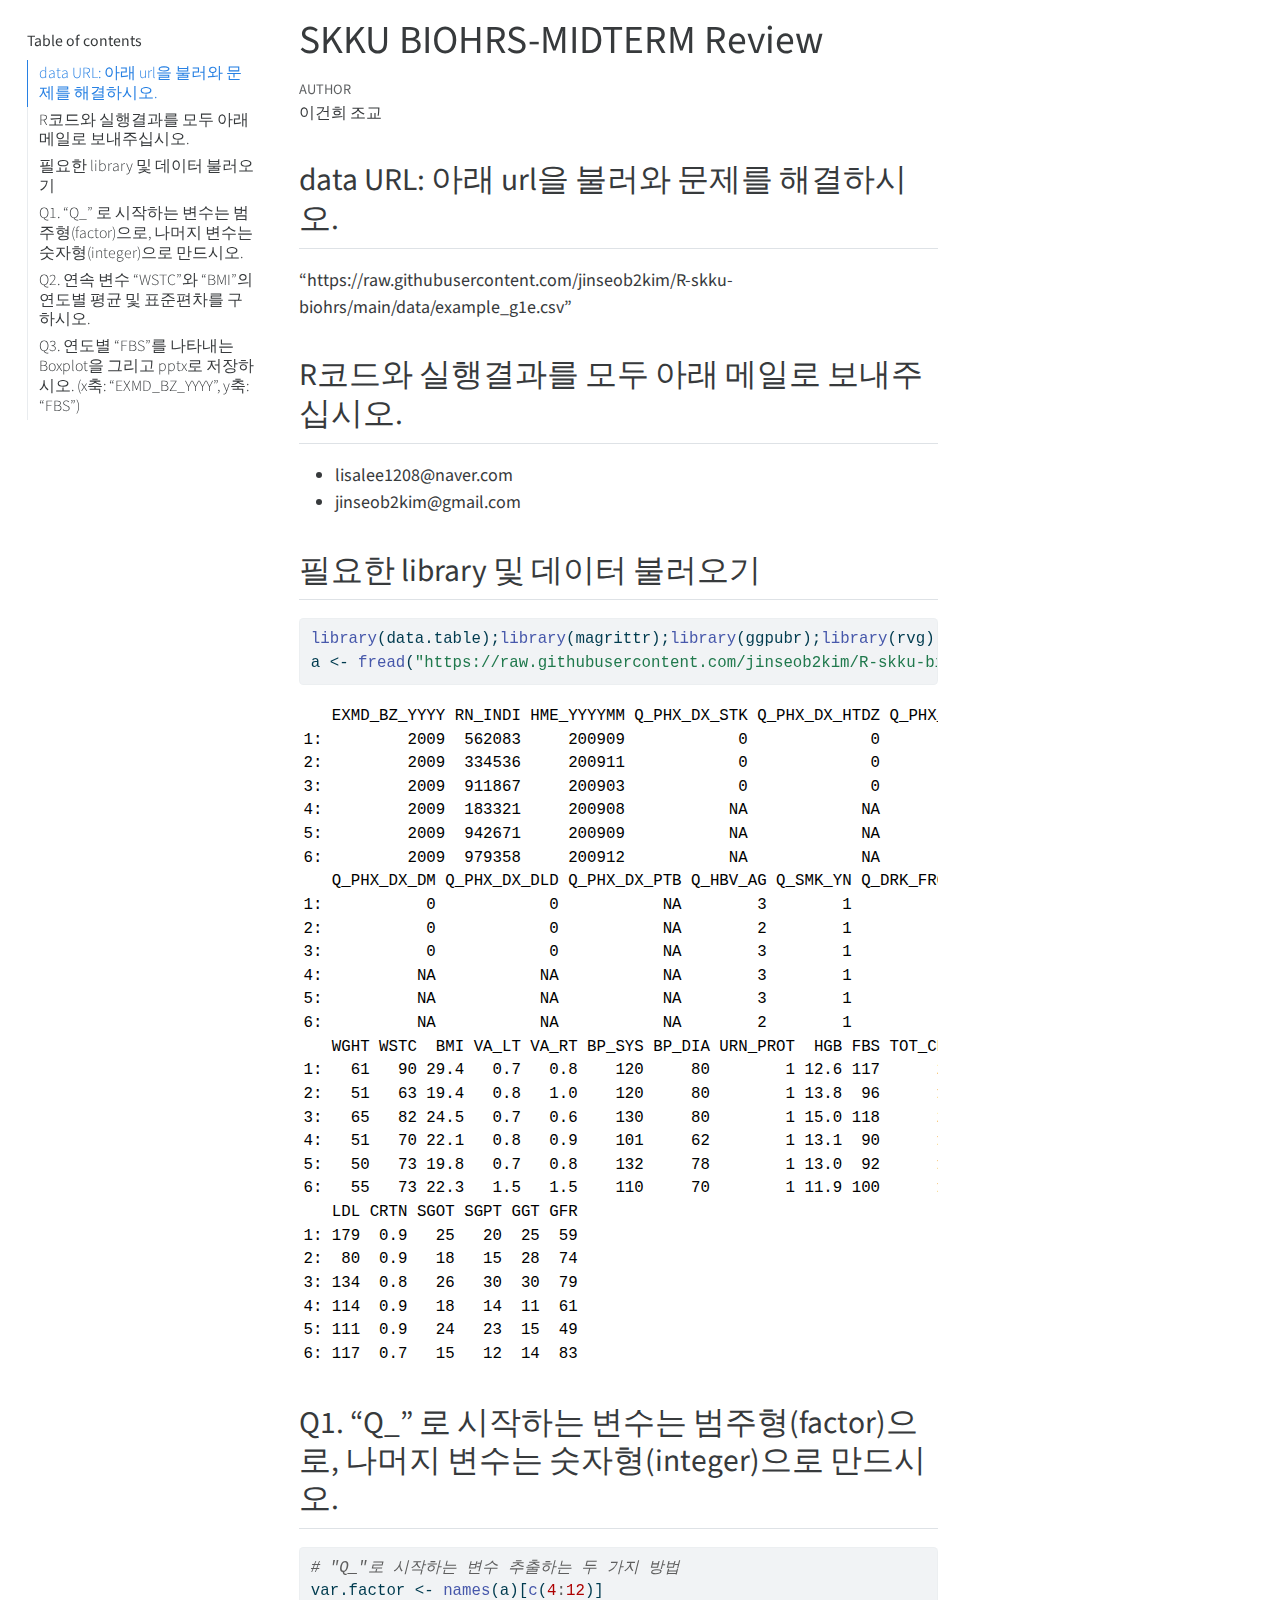
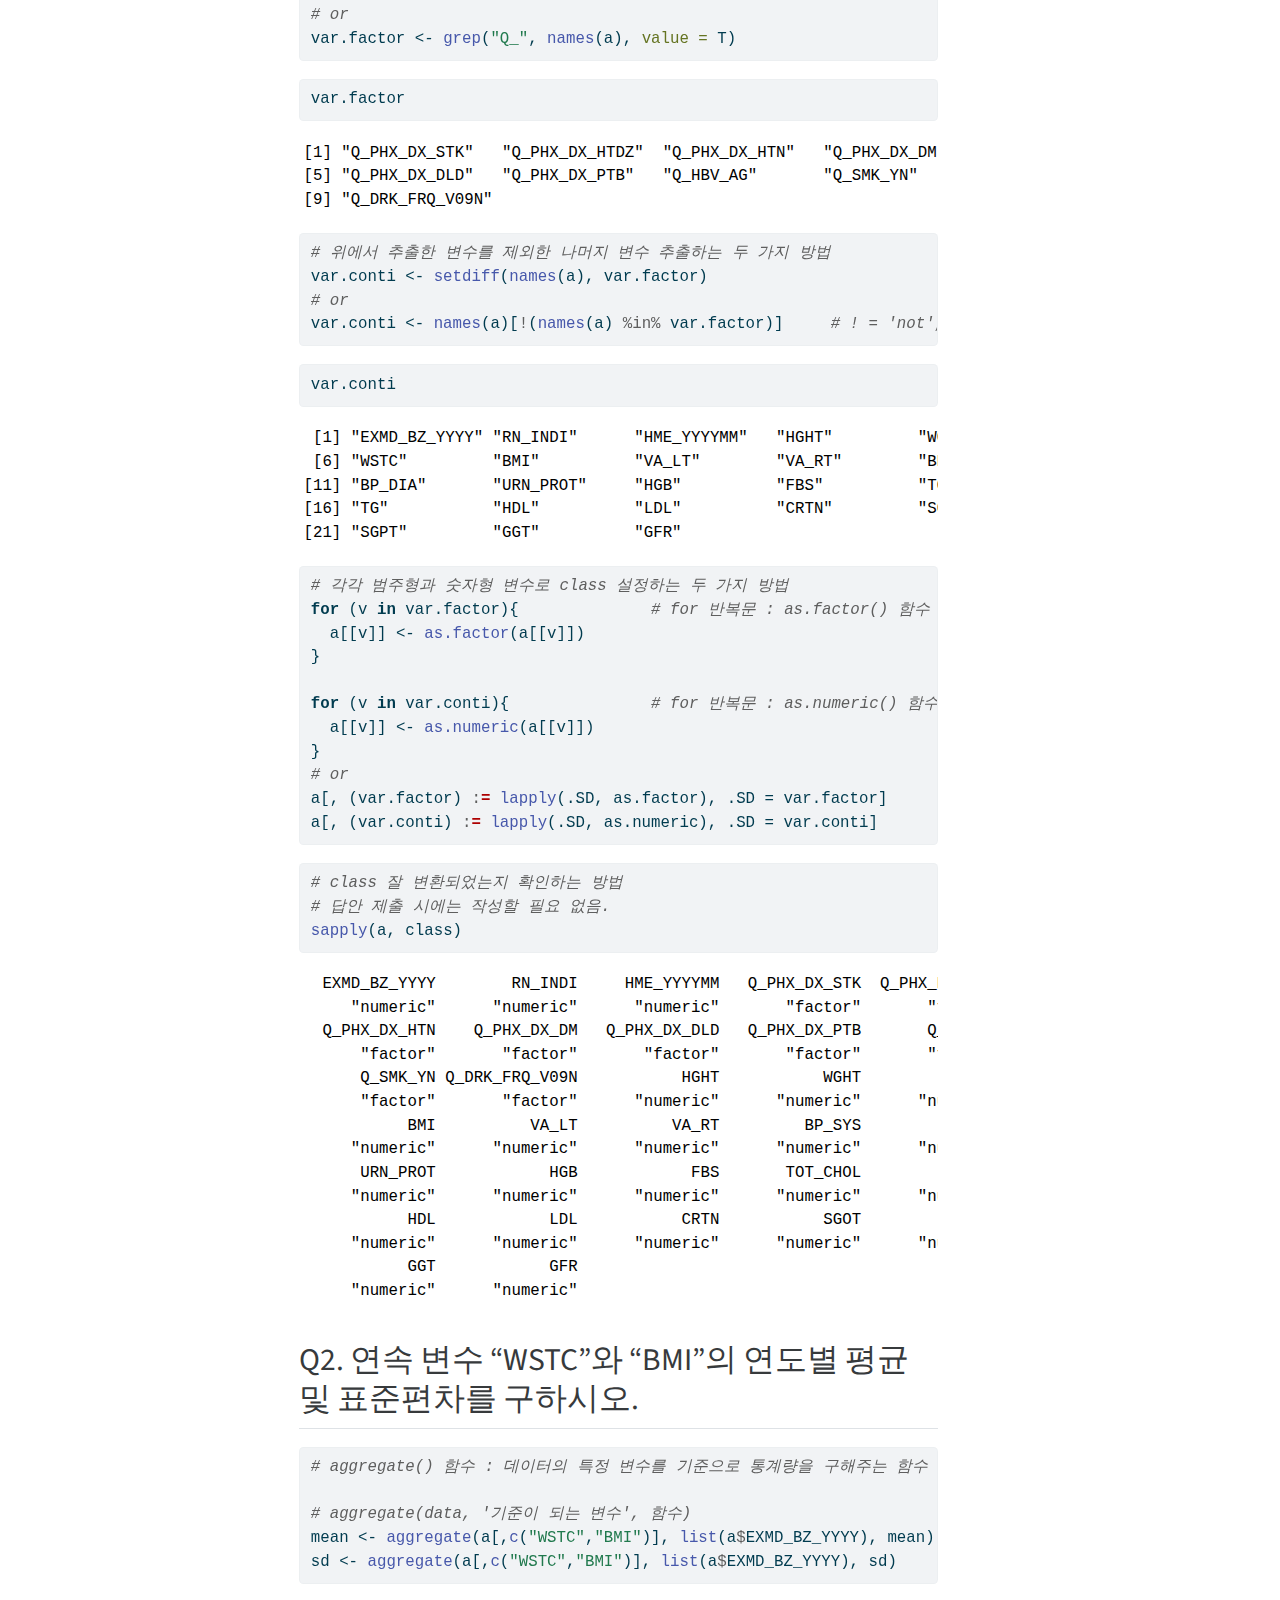
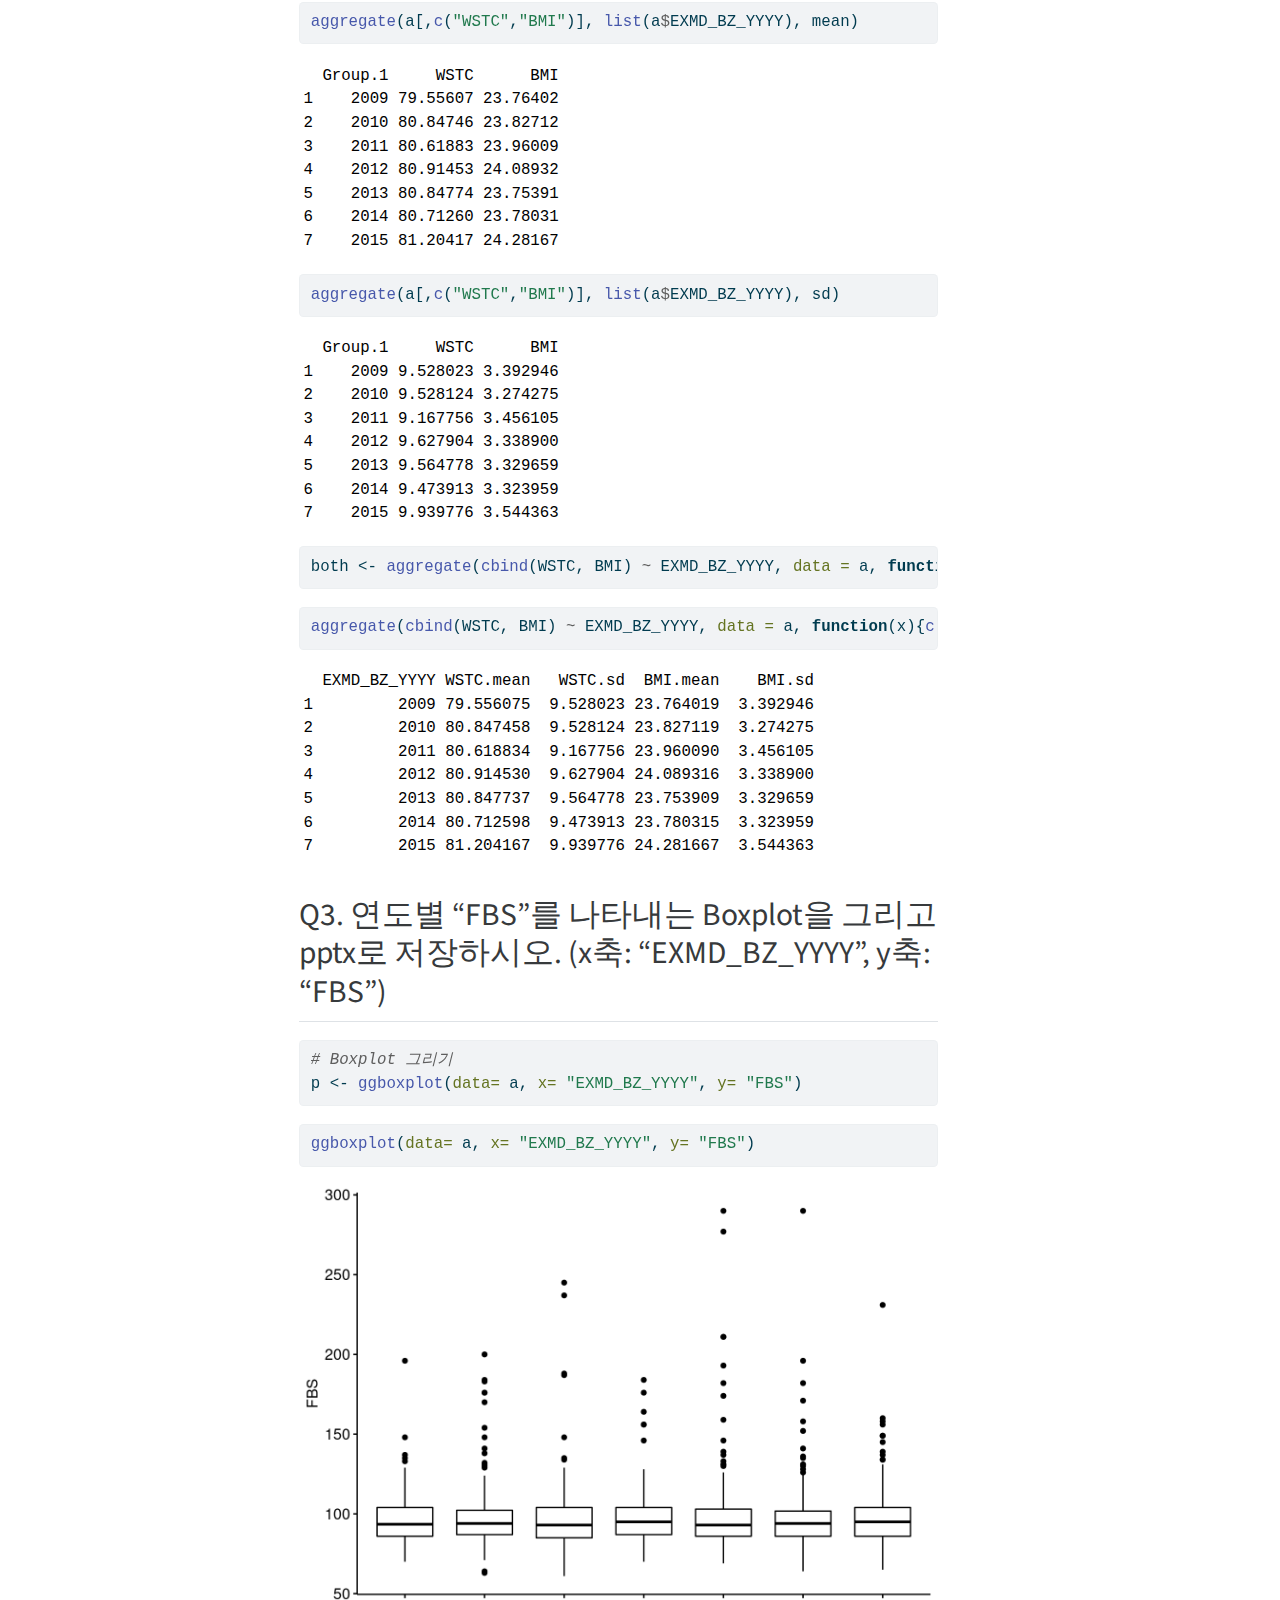
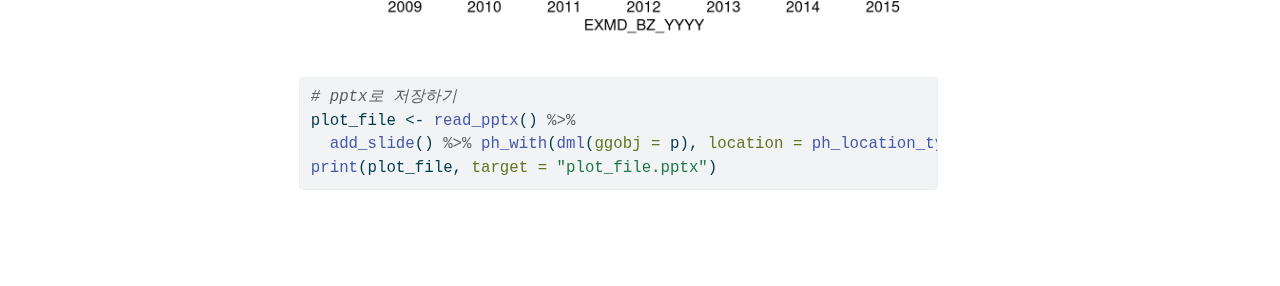
<file: docs/mid_review/index.html>
<!DOCTYPE html>
<html xmlns="http://www.w3.org/1999/xhtml" lang="en" xml:lang="en"><head>

<meta charset="utf-8">
<meta name="generator" content="quarto-1.1.179">

<meta name="viewport" content="width=device-width, initial-scale=1.0, user-scalable=yes">

<meta name="author" content="이건희 조교">

<title>SKKU BIOHRS-MIDTERM Review</title>
<style>
code{white-space: pre-wrap;}
span.smallcaps{font-variant: small-caps;}
div.columns{display: flex; gap: min(4vw, 1.5em);}
div.column{flex: auto; overflow-x: auto;}
div.hanging-indent{margin-left: 1.5em; text-indent: -1.5em;}
ul.task-list{list-style: none;}
ul.task-list li input[type="checkbox"] {
  width: 0.8em;
  margin: 0 0.8em 0.2em -1.6em;
  vertical-align: middle;
}
pre > code.sourceCode { white-space: pre; position: relative; }
pre > code.sourceCode > span { display: inline-block; line-height: 1.25; }
pre > code.sourceCode > span:empty { height: 1.2em; }
.sourceCode { overflow: visible; }
code.sourceCode > span { color: inherit; text-decoration: inherit; }
div.sourceCode { margin: 1em 0; }
pre.sourceCode { margin: 0; }
@media screen {
div.sourceCode { overflow: auto; }
}
@media print {
pre > code.sourceCode { white-space: pre-wrap; }
pre > code.sourceCode > span { text-indent: -5em; padding-left: 5em; }
}
pre.numberSource code
  { counter-reset: source-line 0; }
pre.numberSource code > span
  { position: relative; left: -4em; counter-increment: source-line; }
pre.numberSource code > span > a:first-child::before
  { content: counter(source-line);
    position: relative; left: -1em; text-align: right; vertical-align: baseline;
    border: none; display: inline-block;
    -webkit-touch-callout: none; -webkit-user-select: none;
    -khtml-user-select: none; -moz-user-select: none;
    -ms-user-select: none; user-select: none;
    padding: 0 4px; width: 4em;
    color: #aaaaaa;
  }
pre.numberSource { margin-left: 3em; border-left: 1px solid #aaaaaa;  padding-left: 4px; }
div.sourceCode
  {   }
@media screen {
pre > code.sourceCode > span > a:first-child::before { text-decoration: underline; }
}
code span.al { color: #ff0000; font-weight: bold; } /* Alert */
code span.an { color: #60a0b0; font-weight: bold; font-style: italic; } /* Annotation */
code span.at { color: #7d9029; } /* Attribute */
code span.bn { color: #40a070; } /* BaseN */
code span.bu { color: #008000; } /* BuiltIn */
code span.cf { color: #007020; font-weight: bold; } /* ControlFlow */
code span.ch { color: #4070a0; } /* Char */
code span.cn { color: #880000; } /* Constant */
code span.co { color: #60a0b0; font-style: italic; } /* Comment */
code span.cv { color: #60a0b0; font-weight: bold; font-style: italic; } /* CommentVar */
code span.do { color: #ba2121; font-style: italic; } /* Documentation */
code span.dt { color: #902000; } /* DataType */
code span.dv { color: #40a070; } /* DecVal */
code span.er { color: #ff0000; font-weight: bold; } /* Error */
code span.ex { } /* Extension */
code span.fl { color: #40a070; } /* Float */
code span.fu { color: #06287e; } /* Function */
code span.im { color: #008000; font-weight: bold; } /* Import */
code span.in { color: #60a0b0; font-weight: bold; font-style: italic; } /* Information */
code span.kw { color: #007020; font-weight: bold; } /* Keyword */
code span.op { color: #666666; } /* Operator */
code span.ot { color: #007020; } /* Other */
code span.pp { color: #bc7a00; } /* Preprocessor */
code span.sc { color: #4070a0; } /* SpecialChar */
code span.ss { color: #bb6688; } /* SpecialString */
code span.st { color: #4070a0; } /* String */
code span.va { color: #19177c; } /* Variable */
code span.vs { color: #4070a0; } /* VerbatimString */
code span.wa { color: #60a0b0; font-weight: bold; font-style: italic; } /* Warning */
</style>


<script src="index_files/libs/clipboard/clipboard.min.js"></script>
<script src="index_files/libs/quarto-html/quarto.js"></script>
<script src="index_files/libs/quarto-html/popper.min.js"></script>
<script src="index_files/libs/quarto-html/tippy.umd.min.js"></script>
<script src="index_files/libs/quarto-html/anchor.min.js"></script>
<link href="index_files/libs/quarto-html/tippy.css" rel="stylesheet">
<link href="index_files/libs/quarto-html/quarto-syntax-highlighting.css" rel="stylesheet" id="quarto-text-highlighting-styles">
<script src="index_files/libs/bootstrap/bootstrap.min.js"></script>
<link href="index_files/libs/bootstrap/bootstrap-icons.css" rel="stylesheet">
<link href="index_files/libs/bootstrap/bootstrap.min.css" rel="stylesheet" id="quarto-bootstrap" data-mode="light">


</head>

<body>

<div id="quarto-content" class="page-columns page-rows-contents page-layout-article toc-left">
<div id="quarto-sidebar-toc-left" class="sidebar toc-left">
  <nav id="TOC" role="doc-toc" class="toc-active">
    <h2 id="toc-title">Table of contents</h2>
   
  <ul>
  <li><a href="#data-url-아래-url을-불러와-문제를-해결하시오." id="toc-data-url-아래-url을-불러와-문제를-해결하시오." class="nav-link active" data-scroll-target="#data-url-아래-url을-불러와-문제를-해결하시오.">data URL: 아래 url을 불러와 문제를 해결하시오.</a></li>
  <li><a href="#r코드와-실행결과를-모두-아래-메일로-보내주십시오." id="toc-r코드와-실행결과를-모두-아래-메일로-보내주십시오." class="nav-link" data-scroll-target="#r코드와-실행결과를-모두-아래-메일로-보내주십시오.">R코드와 실행결과를 모두 아래 메일로 보내주십시오.</a></li>
  <li><a href="#필요한-library-및-데이터-불러오기" id="toc-필요한-library-및-데이터-불러오기" class="nav-link" data-scroll-target="#필요한-library-및-데이터-불러오기">필요한 library 및 데이터 불러오기</a></li>
  <li><a href="#q1.-q_-로-시작하는-변수는-범주형factor으로-나머지-변수는-숫자형integer으로-만드시오." id="toc-q1.-q_-로-시작하는-변수는-범주형factor으로-나머지-변수는-숫자형integer으로-만드시오." class="nav-link" data-scroll-target="#q1.-q_-로-시작하는-변수는-범주형factor으로-나머지-변수는-숫자형integer으로-만드시오.">Q1. “Q_” 로 시작하는 변수는 범주형(factor)으로, 나머지 변수는 숫자형(integer)으로 만드시오.</a></li>
  <li><a href="#q2.-연속-변수-wstc와-bmi의-연도별-평균-및-표준편차를-구하시오." id="toc-q2.-연속-변수-wstc와-bmi의-연도별-평균-및-표준편차를-구하시오." class="nav-link" data-scroll-target="#q2.-연속-변수-wstc와-bmi의-연도별-평균-및-표준편차를-구하시오.">Q2. 연속 변수 “WSTC”와 “BMI”의 연도별 평균 및 표준편차를 구하시오.</a></li>
  <li><a href="#q3.-연도별-fbs를-나타내는-boxplot을-그리고-pptx로-저장하시오.-x축-exmd_bz_yyyy-y축-fbs" id="toc-q3.-연도별-fbs를-나타내는-boxplot을-그리고-pptx로-저장하시오.-x축-exmd_bz_yyyy-y축-fbs" class="nav-link" data-scroll-target="#q3.-연도별-fbs를-나타내는-boxplot을-그리고-pptx로-저장하시오.-x축-exmd_bz_yyyy-y축-fbs">Q3. 연도별 “FBS”를 나타내는 Boxplot을 그리고 pptx로 저장하시오. (x축: “EXMD_BZ_YYYY”, y축: “FBS”)</a></li>
  </ul>
</nav>
</div>
<div id="quarto-margin-sidebar" class="sidebar margin-sidebar">
</div>
<main class="content" id="quarto-document-content">

<header id="title-block-header" class="quarto-title-block default">
<div class="quarto-title">
<h1 class="title">SKKU BIOHRS-MIDTERM Review</h1>
</div>



<div class="quarto-title-meta">

    <div>
    <div class="quarto-title-meta-heading">Author</div>
    <div class="quarto-title-meta-contents">
             <p>이건희 조교 </p>
          </div>
  </div>
    
    
  </div>
  

</header>

<section id="data-url-아래-url을-불러와-문제를-해결하시오." class="level2">
<h2 class="anchored" data-anchor-id="data-url-아래-url을-불러와-문제를-해결하시오.">data URL: 아래 url을 불러와 문제를 해결하시오.</h2>
<p>“https://raw.githubusercontent.com/jinseob2kim/R-skku-biohrs/main/data/example_g1e.csv”</p>
</section>
<section id="r코드와-실행결과를-모두-아래-메일로-보내주십시오." class="level2">
<h2 class="anchored" data-anchor-id="r코드와-실행결과를-모두-아래-메일로-보내주십시오.">R코드와 실행결과를 모두 아래 메일로 보내주십시오.</h2>
<ul>
<li>lisalee1208@naver.com</li>
<li>jinseob2kim@gmail.com</li>
</ul>
</section>
<section id="필요한-library-및-데이터-불러오기" class="level2">
<h2 class="anchored" data-anchor-id="필요한-library-및-데이터-불러오기">필요한 library 및 데이터 불러오기</h2>
<div class="cell">
<div class="sourceCode cell-code" id="cb1"><pre class="sourceCode r code-with-copy"><code class="sourceCode r"><span id="cb1-1"><a href="#cb1-1" aria-hidden="true" tabindex="-1"></a><span class="fu">library</span>(data.table);<span class="fu">library</span>(magrittr);<span class="fu">library</span>(ggpubr);<span class="fu">library</span>(rvg);<span class="fu">library</span>(officer) </span>
<span id="cb1-2"><a href="#cb1-2" aria-hidden="true" tabindex="-1"></a>a <span class="ot">&lt;-</span> <span class="fu">fread</span>(<span class="st">"https://raw.githubusercontent.com/jinseob2kim/R-skku-biohrs/main/data/example_g1e.csv"</span>)</span></code><button title="Copy to Clipboard" class="code-copy-button"><i class="bi"></i></button></pre></div>
</div>
<div class="cell">
<div class="cell-output cell-output-stdout">
<pre><code>   EXMD_BZ_YYYY RN_INDI HME_YYYYMM Q_PHX_DX_STK Q_PHX_DX_HTDZ Q_PHX_DX_HTN
1:         2009  562083     200909            0             0            1
2:         2009  334536     200911            0             0            0
3:         2009  911867     200903            0             0            0
4:         2009  183321     200908           NA            NA           NA
5:         2009  942671     200909           NA            NA           NA
6:         2009  979358     200912           NA            NA           NA
   Q_PHX_DX_DM Q_PHX_DX_DLD Q_PHX_DX_PTB Q_HBV_AG Q_SMK_YN Q_DRK_FRQ_V09N HGHT
1:           0            0           NA        3        1              0  144
2:           0            0           NA        2        1              0  162
3:           0            0           NA        3        1              0  163
4:          NA           NA           NA        3        1              0  152
5:          NA           NA           NA        3        1              0  159
6:          NA           NA           NA        2        1              0  157
   WGHT WSTC  BMI VA_LT VA_RT BP_SYS BP_DIA URN_PROT  HGB FBS TOT_CHOL  TG HDL
1:   61   90 29.4   0.7   0.8    120     80        1 12.6 117      264 128  60
2:   51   63 19.4   0.8   1.0    120     80        1 13.8  96      169  92  70
3:   65   82 24.5   0.7   0.6    130     80        1 15.0 118      216 132  55
4:   51   70 22.1   0.8   0.9    101     62        1 13.1  90      199 100  65
5:   50   73 19.8   0.7   0.8    132     78        1 13.0  92      162  58  40
6:   55   73 22.3   1.5   1.5    110     70        1 11.9 100      192 109  53
   LDL CRTN SGOT SGPT GGT GFR
1: 179  0.9   25   20  25  59
2:  80  0.9   18   15  28  74
3: 134  0.8   26   30  30  79
4: 114  0.9   18   14  11  61
5: 111  0.9   24   23  15  49
6: 117  0.7   15   12  14  83</code></pre>
</div>
</div>
</section>
<section id="q1.-q_-로-시작하는-변수는-범주형factor으로-나머지-변수는-숫자형integer으로-만드시오." class="level2">
<h2 class="anchored" data-anchor-id="q1.-q_-로-시작하는-변수는-범주형factor으로-나머지-변수는-숫자형integer으로-만드시오.">Q1. “Q_” 로 시작하는 변수는 범주형(factor)으로, 나머지 변수는 숫자형(integer)으로 만드시오.</h2>
<div class="cell">
<div class="sourceCode cell-code" id="cb3"><pre class="sourceCode r code-with-copy"><code class="sourceCode r"><span id="cb3-1"><a href="#cb3-1" aria-hidden="true" tabindex="-1"></a><span class="co"># "Q_"로 시작하는 변수 추출하는 두 가지 방법 </span></span>
<span id="cb3-2"><a href="#cb3-2" aria-hidden="true" tabindex="-1"></a>var.factor <span class="ot">&lt;-</span> <span class="fu">names</span>(a)[<span class="fu">c</span>(<span class="dv">4</span><span class="sc">:</span><span class="dv">12</span>)]  </span>
<span id="cb3-3"><a href="#cb3-3" aria-hidden="true" tabindex="-1"></a><span class="co"># or</span></span>
<span id="cb3-4"><a href="#cb3-4" aria-hidden="true" tabindex="-1"></a>var.factor <span class="ot">&lt;-</span> <span class="fu">grep</span>(<span class="st">"Q_"</span>, <span class="fu">names</span>(a), <span class="at">value =</span> T)  </span></code><button title="Copy to Clipboard" class="code-copy-button"><i class="bi"></i></button></pre></div>
</div>
<div class="cell">
<div class="sourceCode cell-code" id="cb4"><pre class="sourceCode r code-with-copy"><code class="sourceCode r"><span id="cb4-1"><a href="#cb4-1" aria-hidden="true" tabindex="-1"></a>var.factor</span></code><button title="Copy to Clipboard" class="code-copy-button"><i class="bi"></i></button></pre></div>
<div class="cell-output cell-output-stdout">
<pre><code>[1] "Q_PHX_DX_STK"   "Q_PHX_DX_HTDZ"  "Q_PHX_DX_HTN"   "Q_PHX_DX_DM"   
[5] "Q_PHX_DX_DLD"   "Q_PHX_DX_PTB"   "Q_HBV_AG"       "Q_SMK_YN"      
[9] "Q_DRK_FRQ_V09N"</code></pre>
</div>
</div>
<div class="cell">
<div class="sourceCode cell-code" id="cb6"><pre class="sourceCode r code-with-copy"><code class="sourceCode r"><span id="cb6-1"><a href="#cb6-1" aria-hidden="true" tabindex="-1"></a><span class="co"># 위에서 추출한 변수를 제외한 나머지 변수 추출하는 두 가지 방법 </span></span>
<span id="cb6-2"><a href="#cb6-2" aria-hidden="true" tabindex="-1"></a>var.conti <span class="ot">&lt;-</span> <span class="fu">setdiff</span>(<span class="fu">names</span>(a), var.factor)    </span>
<span id="cb6-3"><a href="#cb6-3" aria-hidden="true" tabindex="-1"></a><span class="co"># or</span></span>
<span id="cb6-4"><a href="#cb6-4" aria-hidden="true" tabindex="-1"></a>var.conti <span class="ot">&lt;-</span> <span class="fu">names</span>(a)[<span class="sc">!</span>(<span class="fu">names</span>(a) <span class="sc">%in%</span> var.factor)]     <span class="co"># ! = 'not', %in% = 'including'</span></span></code><button title="Copy to Clipboard" class="code-copy-button"><i class="bi"></i></button></pre></div>
</div>
<div class="cell">
<div class="sourceCode cell-code" id="cb7"><pre class="sourceCode r code-with-copy"><code class="sourceCode r"><span id="cb7-1"><a href="#cb7-1" aria-hidden="true" tabindex="-1"></a>var.conti</span></code><button title="Copy to Clipboard" class="code-copy-button"><i class="bi"></i></button></pre></div>
<div class="cell-output cell-output-stdout">
<pre><code> [1] "EXMD_BZ_YYYY" "RN_INDI"      "HME_YYYYMM"   "HGHT"         "WGHT"        
 [6] "WSTC"         "BMI"          "VA_LT"        "VA_RT"        "BP_SYS"      
[11] "BP_DIA"       "URN_PROT"     "HGB"          "FBS"          "TOT_CHOL"    
[16] "TG"           "HDL"          "LDL"          "CRTN"         "SGOT"        
[21] "SGPT"         "GGT"          "GFR"         </code></pre>
</div>
</div>
<div class="cell">
<div class="sourceCode cell-code" id="cb9"><pre class="sourceCode r code-with-copy"><code class="sourceCode r"><span id="cb9-1"><a href="#cb9-1" aria-hidden="true" tabindex="-1"></a><span class="co"># 각각 범주형과 숫자형 변수로 class 설정하는 두 가지 방법</span></span>
<span id="cb9-2"><a href="#cb9-2" aria-hidden="true" tabindex="-1"></a><span class="cf">for</span> (v <span class="cf">in</span> var.factor){              <span class="co"># for 반복문 : as.factor() 함수 사용 </span></span>
<span id="cb9-3"><a href="#cb9-3" aria-hidden="true" tabindex="-1"></a>  a[[v]] <span class="ot">&lt;-</span> <span class="fu">as.factor</span>(a[[v]])</span>
<span id="cb9-4"><a href="#cb9-4" aria-hidden="true" tabindex="-1"></a>}</span>
<span id="cb9-5"><a href="#cb9-5" aria-hidden="true" tabindex="-1"></a></span>
<span id="cb9-6"><a href="#cb9-6" aria-hidden="true" tabindex="-1"></a><span class="cf">for</span> (v <span class="cf">in</span> var.conti){               <span class="co"># for 반복문 : as.numeric() 함수 사용</span></span>
<span id="cb9-7"><a href="#cb9-7" aria-hidden="true" tabindex="-1"></a>  a[[v]] <span class="ot">&lt;-</span> <span class="fu">as.numeric</span>(a[[v]])</span>
<span id="cb9-8"><a href="#cb9-8" aria-hidden="true" tabindex="-1"></a>}</span>
<span id="cb9-9"><a href="#cb9-9" aria-hidden="true" tabindex="-1"></a><span class="co"># or</span></span>
<span id="cb9-10"><a href="#cb9-10" aria-hidden="true" tabindex="-1"></a>a[, (var.factor) <span class="sc">:</span><span class="er">=</span> <span class="fu">lapply</span>(.SD, as.factor), .SD <span class="ot">=</span> var.factor]</span>
<span id="cb9-11"><a href="#cb9-11" aria-hidden="true" tabindex="-1"></a>a[, (var.conti) <span class="sc">:</span><span class="er">=</span> <span class="fu">lapply</span>(.SD, as.numeric), .SD <span class="ot">=</span> var.conti]</span></code><button title="Copy to Clipboard" class="code-copy-button"><i class="bi"></i></button></pre></div>
</div>
<div class="cell">
<div class="sourceCode cell-code" id="cb10"><pre class="sourceCode r code-with-copy"><code class="sourceCode r"><span id="cb10-1"><a href="#cb10-1" aria-hidden="true" tabindex="-1"></a><span class="co"># class 잘 변환되었는지 확인하는 방법</span></span>
<span id="cb10-2"><a href="#cb10-2" aria-hidden="true" tabindex="-1"></a><span class="co"># 답안 제출 시에는 작성할 필요 없음. </span></span>
<span id="cb10-3"><a href="#cb10-3" aria-hidden="true" tabindex="-1"></a><span class="fu">sapply</span>(a, class)   </span></code><button title="Copy to Clipboard" class="code-copy-button"><i class="bi"></i></button></pre></div>
<div class="cell-output cell-output-stdout">
<pre><code>  EXMD_BZ_YYYY        RN_INDI     HME_YYYYMM   Q_PHX_DX_STK  Q_PHX_DX_HTDZ 
     "numeric"      "numeric"      "numeric"       "factor"       "factor" 
  Q_PHX_DX_HTN    Q_PHX_DX_DM   Q_PHX_DX_DLD   Q_PHX_DX_PTB       Q_HBV_AG 
      "factor"       "factor"       "factor"       "factor"       "factor" 
      Q_SMK_YN Q_DRK_FRQ_V09N           HGHT           WGHT           WSTC 
      "factor"       "factor"      "numeric"      "numeric"      "numeric" 
           BMI          VA_LT          VA_RT         BP_SYS         BP_DIA 
     "numeric"      "numeric"      "numeric"      "numeric"      "numeric" 
      URN_PROT            HGB            FBS       TOT_CHOL             TG 
     "numeric"      "numeric"      "numeric"      "numeric"      "numeric" 
           HDL            LDL           CRTN           SGOT           SGPT 
     "numeric"      "numeric"      "numeric"      "numeric"      "numeric" 
           GGT            GFR 
     "numeric"      "numeric" </code></pre>
</div>
</div>
</section>
<section id="q2.-연속-변수-wstc와-bmi의-연도별-평균-및-표준편차를-구하시오." class="level2">
<h2 class="anchored" data-anchor-id="q2.-연속-변수-wstc와-bmi의-연도별-평균-및-표준편차를-구하시오.">Q2. 연속 변수 “WSTC”와 “BMI”의 연도별 평균 및 표준편차를 구하시오.</h2>
<div class="cell">
<div class="sourceCode cell-code" id="cb12"><pre class="sourceCode r code-with-copy"><code class="sourceCode r"><span id="cb12-1"><a href="#cb12-1" aria-hidden="true" tabindex="-1"></a><span class="co"># aggregate() 함수 : 데이터의 특정 변수를 기준으로 통계량을 구해주는 함수</span></span>
<span id="cb12-2"><a href="#cb12-2" aria-hidden="true" tabindex="-1"></a></span>
<span id="cb12-3"><a href="#cb12-3" aria-hidden="true" tabindex="-1"></a><span class="co"># aggregate(data, '기준이 되는 변수', 함수)</span></span>
<span id="cb12-4"><a href="#cb12-4" aria-hidden="true" tabindex="-1"></a>mean <span class="ot">&lt;-</span> <span class="fu">aggregate</span>(a[,<span class="fu">c</span>(<span class="st">"WSTC"</span>,<span class="st">"BMI"</span>)], <span class="fu">list</span>(a<span class="sc">$</span>EXMD_BZ_YYYY), mean)</span>
<span id="cb12-5"><a href="#cb12-5" aria-hidden="true" tabindex="-1"></a>sd <span class="ot">&lt;-</span> <span class="fu">aggregate</span>(a[,<span class="fu">c</span>(<span class="st">"WSTC"</span>,<span class="st">"BMI"</span>)], <span class="fu">list</span>(a<span class="sc">$</span>EXMD_BZ_YYYY), sd)</span></code><button title="Copy to Clipboard" class="code-copy-button"><i class="bi"></i></button></pre></div>
</div>
<div class="cell">
<div class="sourceCode cell-code" id="cb13"><pre class="sourceCode r code-with-copy"><code class="sourceCode r"><span id="cb13-1"><a href="#cb13-1" aria-hidden="true" tabindex="-1"></a><span class="fu">aggregate</span>(a[,<span class="fu">c</span>(<span class="st">"WSTC"</span>,<span class="st">"BMI"</span>)], <span class="fu">list</span>(a<span class="sc">$</span>EXMD_BZ_YYYY), mean)</span></code><button title="Copy to Clipboard" class="code-copy-button"><i class="bi"></i></button></pre></div>
<div class="cell-output cell-output-stdout">
<pre><code>  Group.1     WSTC      BMI
1    2009 79.55607 23.76402
2    2010 80.84746 23.82712
3    2011 80.61883 23.96009
4    2012 80.91453 24.08932
5    2013 80.84774 23.75391
6    2014 80.71260 23.78031
7    2015 81.20417 24.28167</code></pre>
</div>
<div class="sourceCode cell-code" id="cb15"><pre class="sourceCode r code-with-copy"><code class="sourceCode r"><span id="cb15-1"><a href="#cb15-1" aria-hidden="true" tabindex="-1"></a><span class="fu">aggregate</span>(a[,<span class="fu">c</span>(<span class="st">"WSTC"</span>,<span class="st">"BMI"</span>)], <span class="fu">list</span>(a<span class="sc">$</span>EXMD_BZ_YYYY), sd)</span></code><button title="Copy to Clipboard" class="code-copy-button"><i class="bi"></i></button></pre></div>
<div class="cell-output cell-output-stdout">
<pre><code>  Group.1     WSTC      BMI
1    2009 9.528023 3.392946
2    2010 9.528124 3.274275
3    2011 9.167756 3.456105
4    2012 9.627904 3.338900
5    2013 9.564778 3.329659
6    2014 9.473913 3.323959
7    2015 9.939776 3.544363</code></pre>
</div>
</div>
<div class="cell">
<div class="sourceCode cell-code" id="cb17"><pre class="sourceCode r code-with-copy"><code class="sourceCode r"><span id="cb17-1"><a href="#cb17-1" aria-hidden="true" tabindex="-1"></a>both <span class="ot">&lt;-</span> <span class="fu">aggregate</span>(<span class="fu">cbind</span>(WSTC, BMI) <span class="sc">~</span> EXMD_BZ_YYYY, <span class="at">data =</span> a, <span class="cf">function</span>(x){<span class="fu">c</span>(<span class="at">mean =</span> <span class="fu">mean</span>(x), <span class="at">sd =</span> <span class="fu">sd</span>(x))})</span></code><button title="Copy to Clipboard" class="code-copy-button"><i class="bi"></i></button></pre></div>
</div>
<div class="cell">
<div class="sourceCode cell-code" id="cb18"><pre class="sourceCode r code-with-copy"><code class="sourceCode r"><span id="cb18-1"><a href="#cb18-1" aria-hidden="true" tabindex="-1"></a><span class="fu">aggregate</span>(<span class="fu">cbind</span>(WSTC, BMI) <span class="sc">~</span> EXMD_BZ_YYYY, <span class="at">data =</span> a, <span class="cf">function</span>(x){<span class="fu">c</span>(<span class="at">mean =</span> <span class="fu">mean</span>(x), <span class="at">sd =</span> <span class="fu">sd</span>(x))})</span></code><button title="Copy to Clipboard" class="code-copy-button"><i class="bi"></i></button></pre></div>
<div class="cell-output cell-output-stdout">
<pre><code>  EXMD_BZ_YYYY WSTC.mean   WSTC.sd  BMI.mean    BMI.sd
1         2009 79.556075  9.528023 23.764019  3.392946
2         2010 80.847458  9.528124 23.827119  3.274275
3         2011 80.618834  9.167756 23.960090  3.456105
4         2012 80.914530  9.627904 24.089316  3.338900
5         2013 80.847737  9.564778 23.753909  3.329659
6         2014 80.712598  9.473913 23.780315  3.323959
7         2015 81.204167  9.939776 24.281667  3.544363</code></pre>
</div>
</div>
</section>
<section id="q3.-연도별-fbs를-나타내는-boxplot을-그리고-pptx로-저장하시오.-x축-exmd_bz_yyyy-y축-fbs" class="level2">
<h2 class="anchored" data-anchor-id="q3.-연도별-fbs를-나타내는-boxplot을-그리고-pptx로-저장하시오.-x축-exmd_bz_yyyy-y축-fbs">Q3. 연도별 “FBS”를 나타내는 Boxplot을 그리고 pptx로 저장하시오. (x축: “EXMD_BZ_YYYY”, y축: “FBS”)</h2>
<div class="cell">
<div class="sourceCode cell-code" id="cb20"><pre class="sourceCode r code-with-copy"><code class="sourceCode r"><span id="cb20-1"><a href="#cb20-1" aria-hidden="true" tabindex="-1"></a><span class="co"># Boxplot 그리기 </span></span>
<span id="cb20-2"><a href="#cb20-2" aria-hidden="true" tabindex="-1"></a>p <span class="ot">&lt;-</span> <span class="fu">ggboxplot</span>(<span class="at">data=</span> a, <span class="at">x=</span> <span class="st">"EXMD_BZ_YYYY"</span>, <span class="at">y=</span> <span class="st">"FBS"</span>)</span></code><button title="Copy to Clipboard" class="code-copy-button"><i class="bi"></i></button></pre></div>
</div>
<div class="cell">
<div class="sourceCode cell-code" id="cb21"><pre class="sourceCode r code-with-copy"><code class="sourceCode r"><span id="cb21-1"><a href="#cb21-1" aria-hidden="true" tabindex="-1"></a><span class="fu">ggboxplot</span>(<span class="at">data=</span> a, <span class="at">x=</span> <span class="st">"EXMD_BZ_YYYY"</span>, <span class="at">y=</span> <span class="st">"FBS"</span>)</span></code><button title="Copy to Clipboard" class="code-copy-button"><i class="bi"></i></button></pre></div>
<div class="cell-output-display">
<p><img src="index_files/figure-html/unnamed-chunk-14-1.png" class="img-fluid" width="672"></p>
</div>
</div>
<div class="cell">
<div class="sourceCode cell-code" id="cb22"><pre class="sourceCode r code-with-copy"><code class="sourceCode r"><span id="cb22-1"><a href="#cb22-1" aria-hidden="true" tabindex="-1"></a><span class="co"># pptx로 저장하기</span></span>
<span id="cb22-2"><a href="#cb22-2" aria-hidden="true" tabindex="-1"></a>plot_file <span class="ot">&lt;-</span> <span class="fu">read_pptx</span>() <span class="sc">%&gt;%</span></span>
<span id="cb22-3"><a href="#cb22-3" aria-hidden="true" tabindex="-1"></a>  <span class="fu">add_slide</span>() <span class="sc">%&gt;%</span> <span class="fu">ph_with</span>(<span class="fu">dml</span>(<span class="at">ggobj =</span> p), <span class="at">location =</span> <span class="fu">ph_location_type</span>(<span class="at">type=</span><span class="st">"body"</span>))</span>
<span id="cb22-4"><a href="#cb22-4" aria-hidden="true" tabindex="-1"></a><span class="fu">print</span>(plot_file, <span class="at">target =</span> <span class="st">"plot_file.pptx"</span>)</span></code><button title="Copy to Clipboard" class="code-copy-button"><i class="bi"></i></button></pre></div>
</div>
</section>

</main>
<!-- /main column -->
<script id="quarto-html-after-body" type="application/javascript">
window.document.addEventListener("DOMContentLoaded", function (event) {
  const toggleBodyColorMode = (bsSheetEl) => {
    const mode = bsSheetEl.getAttribute("data-mode");
    const bodyEl = window.document.querySelector("body");
    if (mode === "dark") {
      bodyEl.classList.add("quarto-dark");
      bodyEl.classList.remove("quarto-light");
    } else {
      bodyEl.classList.add("quarto-light");
      bodyEl.classList.remove("quarto-dark");
    }
  }
  const toggleBodyColorPrimary = () => {
    const bsSheetEl = window.document.querySelector("link#quarto-bootstrap");
    if (bsSheetEl) {
      toggleBodyColorMode(bsSheetEl);
    }
  }
  toggleBodyColorPrimary();  
  const icon = "";
  const anchorJS = new window.AnchorJS();
  anchorJS.options = {
    placement: 'right',
    icon: icon
  };
  anchorJS.add('.anchored');
  const clipboard = new window.ClipboardJS('.code-copy-button', {
    target: function(trigger) {
      return trigger.previousElementSibling;
    }
  });
  clipboard.on('success', function(e) {
    // button target
    const button = e.trigger;
    // don't keep focus
    button.blur();
    // flash "checked"
    button.classList.add('code-copy-button-checked');
    var currentTitle = button.getAttribute("title");
    button.setAttribute("title", "Copied!");
    setTimeout(function() {
      button.setAttribute("title", currentTitle);
      button.classList.remove('code-copy-button-checked');
    }, 1000);
    // clear code selection
    e.clearSelection();
  });
  function tippyHover(el, contentFn) {
    const config = {
      allowHTML: true,
      content: contentFn,
      maxWidth: 500,
      delay: 100,
      arrow: false,
      appendTo: function(el) {
          return el.parentElement;
      },
      interactive: true,
      interactiveBorder: 10,
      theme: 'quarto',
      placement: 'bottom-start'
    };
    window.tippy(el, config); 
  }
  const noterefs = window.document.querySelectorAll('a[role="doc-noteref"]');
  for (var i=0; i<noterefs.length; i++) {
    const ref = noterefs[i];
    tippyHover(ref, function() {
      // use id or data attribute instead here
      let href = ref.getAttribute('data-footnote-href') || ref.getAttribute('href');
      try { href = new URL(href).hash; } catch {}
      const id = href.replace(/^#\/?/, "");
      const note = window.document.getElementById(id);
      return note.innerHTML;
    });
  }
  var bibliorefs = window.document.querySelectorAll('a[role="doc-biblioref"]');
  for (var i=0; i<bibliorefs.length; i++) {
    const ref = bibliorefs[i];
    const cites = ref.parentNode.getAttribute('data-cites').split(' ');
    tippyHover(ref, function() {
      var popup = window.document.createElement('div');
      cites.forEach(function(cite) {
        var citeDiv = window.document.createElement('div');
        citeDiv.classList.add('hanging-indent');
        citeDiv.classList.add('csl-entry');
        var biblioDiv = window.document.getElementById('ref-' + cite);
        if (biblioDiv) {
          citeDiv.innerHTML = biblioDiv.innerHTML;
        }
        popup.appendChild(citeDiv);
      });
      return popup.innerHTML;
    });
  }
});
</script>
</div> <!-- /content -->



</body></html>
</file>
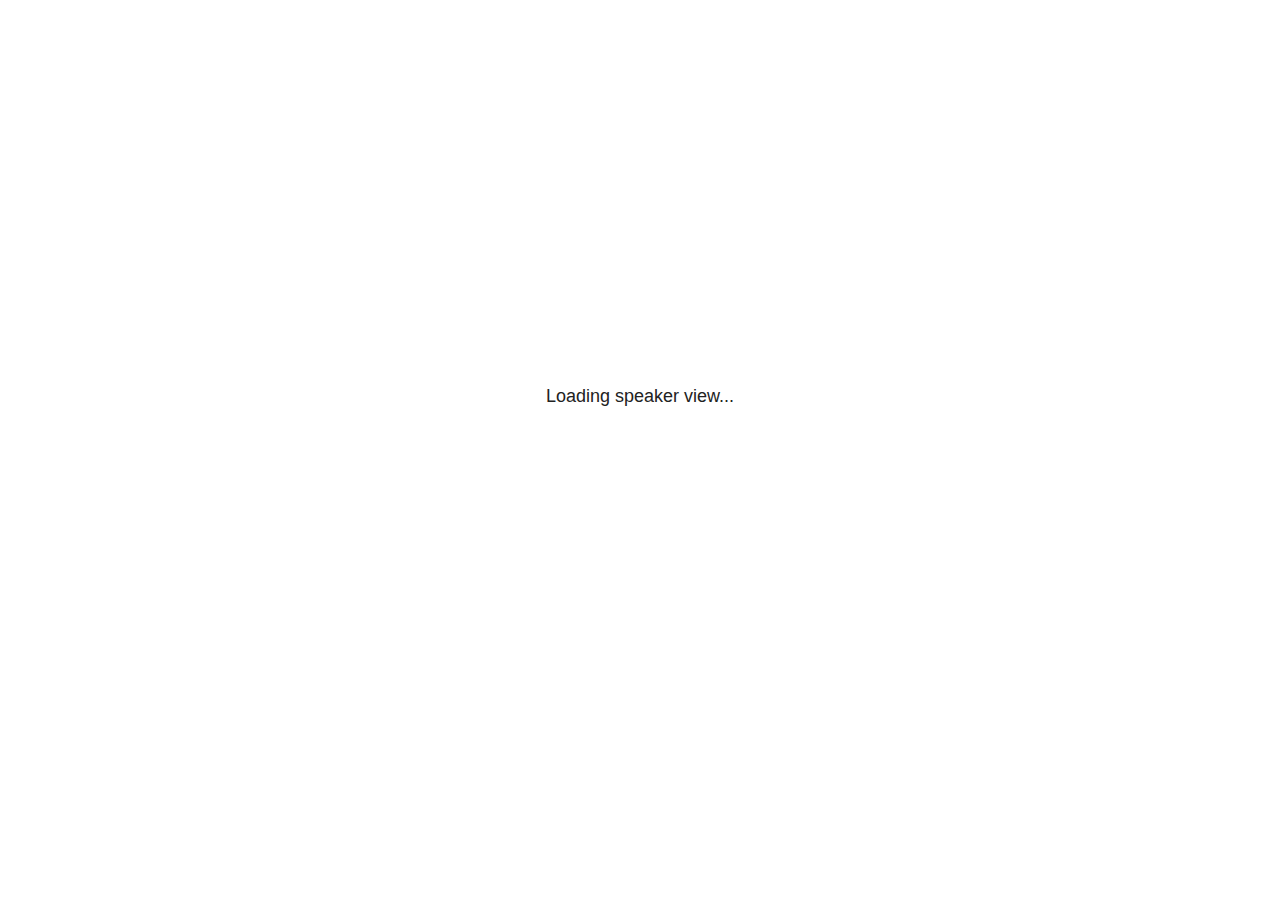
<file: docs/data.table/data.table_files/libs/revealjs/plugin/notes/speaker-view.html>
<!--
	NOTE: You need to build the notes plugin after making changes to this file.
-->
<html lang="en">
	<head>
		<meta charset="utf-8">

		<title>reveal.js - Speaker View</title>

		<style>
			body {
				font-family: Helvetica;
				font-size: 18px;
			}

			#current-slide,
			#upcoming-slide,
			#speaker-controls {
				padding: 6px;
				box-sizing: border-box;
				-moz-box-sizing: border-box;
			}

			#current-slide iframe,
			#upcoming-slide iframe {
				width: 100%;
				height: 100%;
				border: 1px solid #ddd;
			}

			#current-slide .label,
			#upcoming-slide .label {
				position: absolute;
				top: 10px;
				left: 10px;
				z-index: 2;
			}

			#connection-status {
				position: absolute;
				top: 0;
				left: 0;
				width: 100%;
				height: 100%;
				z-index: 20;
				padding: 30% 20% 20% 20%;
				font-size: 18px;
				color: #222;
				background: #fff;
				text-align: center;
				box-sizing: border-box;
				line-height: 1.4;
			}

			.overlay-element {
				height: 34px;
				line-height: 34px;
				padding: 0 10px;
				text-shadow: none;
				background: rgba( 220, 220, 220, 0.8 );
				color: #222;
				font-size: 14px;
			}

			.overlay-element.interactive:hover {
				background: rgba( 220, 220, 220, 1 );
			}

			#current-slide {
				position: absolute;
				width: 60%;
				height: 100%;
				top: 0;
				left: 0;
				padding-right: 0;
			}

			#upcoming-slide {
				position: absolute;
				width: 40%;
				height: 40%;
				right: 0;
				top: 0;
			}

			/* Speaker controls */
			#speaker-controls {
				position: absolute;
				top: 40%;
				right: 0;
				width: 40%;
				height: 60%;
				overflow: auto;
				font-size: 18px;
			}

				.speaker-controls-time.hidden,
				.speaker-controls-notes.hidden {
					display: none;
				}

				.speaker-controls-time .label,
				.speaker-controls-pace .label,
				.speaker-controls-notes .label {
					text-transform: uppercase;
					font-weight: normal;
					font-size: 0.66em;
					color: #666;
					margin: 0;
				}

				.speaker-controls-time, .speaker-controls-pace {
					border-bottom: 1px solid rgba( 200, 200, 200, 0.5 );
					margin-bottom: 10px;
					padding: 10px 16px;
					padding-bottom: 20px;
					cursor: pointer;
				}

				.speaker-controls-time .reset-button {
					opacity: 0;
					float: right;
					color: #666;
					text-decoration: none;
				}
				.speaker-controls-time:hover .reset-button {
					opacity: 1;
				}

				.speaker-controls-time .timer,
				.speaker-controls-time .clock {
					width: 50%;
				}

				.speaker-controls-time .timer,
				.speaker-controls-time .clock,
				.speaker-controls-time .pacing .hours-value,
				.speaker-controls-time .pacing .minutes-value,
				.speaker-controls-time .pacing .seconds-value {
					font-size: 1.9em;
				}

				.speaker-controls-time .timer {
					float: left;
				}

				.speaker-controls-time .clock {
					float: right;
					text-align: right;
				}

				.speaker-controls-time span.mute {
					opacity: 0.3;
				}

				.speaker-controls-time .pacing-title {
					margin-top: 5px;
				}

				.speaker-controls-time .pacing.ahead {
					color: blue;
				}

				.speaker-controls-time .pacing.on-track {
					color: green;
				}

				.speaker-controls-time .pacing.behind {
					color: red;
				}

				.speaker-controls-notes {
					padding: 10px 16px;
				}

				.speaker-controls-notes .value {
					margin-top: 5px;
					line-height: 1.4;
					font-size: 1.2em;
				}

			/* Layout selector */
			#speaker-layout {
				position: absolute;
				top: 10px;
				right: 10px;
				color: #222;
				z-index: 10;
			}
				#speaker-layout select {
					position: absolute;
					width: 100%;
					height: 100%;
					top: 0;
					left: 0;
					border: 0;
					box-shadow: 0;
					cursor: pointer;
					opacity: 0;

					font-size: 1em;
					background-color: transparent;

					-moz-appearance: none;
					-webkit-appearance: none;
					-webkit-tap-highlight-color: rgba(0, 0, 0, 0);
				}

				#speaker-layout select:focus {
					outline: none;
					box-shadow: none;
				}

			.clear {
				clear: both;
			}

			/* Speaker layout: Wide */
			body[data-speaker-layout="wide"] #current-slide,
			body[data-speaker-layout="wide"] #upcoming-slide {
				width: 50%;
				height: 45%;
				padding: 6px;
			}

			body[data-speaker-layout="wide"] #current-slide {
				top: 0;
				left: 0;
			}

			body[data-speaker-layout="wide"] #upcoming-slide {
				top: 0;
				left: 50%;
			}

			body[data-speaker-layout="wide"] #speaker-controls {
				top: 45%;
				left: 0;
				width: 100%;
				height: 50%;
				font-size: 1.25em;
			}

			/* Speaker layout: Tall */
			body[data-speaker-layout="tall"] #current-slide,
			body[data-speaker-layout="tall"] #upcoming-slide {
				width: 45%;
				height: 50%;
				padding: 6px;
			}

			body[data-speaker-layout="tall"] #current-slide {
				top: 0;
				left: 0;
			}

			body[data-speaker-layout="tall"] #upcoming-slide {
				top: 50%;
				left: 0;
			}

			body[data-speaker-layout="tall"] #speaker-controls {
				padding-top: 40px;
				top: 0;
				left: 45%;
				width: 55%;
				height: 100%;
				font-size: 1.25em;
			}

			/* Speaker layout: Notes only */
			body[data-speaker-layout="notes-only"] #current-slide,
			body[data-speaker-layout="notes-only"] #upcoming-slide {
				display: none;
			}

			body[data-speaker-layout="notes-only"] #speaker-controls {
				padding-top: 40px;
				top: 0;
				left: 0;
				width: 100%;
				height: 100%;
				font-size: 1.25em;
			}

			@media screen and (max-width: 1080px) {
				body[data-speaker-layout="default"] #speaker-controls {
					font-size: 16px;
				}
			}

			@media screen and (max-width: 900px) {
				body[data-speaker-layout="default"] #speaker-controls {
					font-size: 14px;
				}
			}

			@media screen and (max-width: 800px) {
				body[data-speaker-layout="default"] #speaker-controls {
					font-size: 12px;
				}
			}

		</style>
	</head>

	<body>

		<div id="connection-status">Loading speaker view...</div>

		<div id="current-slide"></div>
		<div id="upcoming-slide"><span class="overlay-element label">Upcoming</span></div>
		<div id="speaker-controls">
			<div class="speaker-controls-time">
				<h4 class="label">Time <span class="reset-button">Click to Reset</span></h4>
				<div class="clock">
					<span class="clock-value">0:00 AM</span>
				</div>
				<div class="timer">
					<span class="hours-value">00</span><span class="minutes-value">:00</span><span class="seconds-value">:00</span>
				</div>
				<div class="clear"></div>

				<h4 class="label pacing-title" style="display: none">Pacing – Time to finish current slide</h4>
				<div class="pacing" style="display: none">
					<span class="hours-value">00</span><span class="minutes-value">:00</span><span class="seconds-value">:00</span>
				</div>
			</div>

			<div class="speaker-controls-notes hidden">
				<h4 class="label">Notes</h4>
				<div class="value"></div>
			</div>
		</div>
		<div id="speaker-layout" class="overlay-element interactive">
			<span class="speaker-layout-label"></span>
			<select class="speaker-layout-dropdown"></select>
		</div>

		<script>

			(function() {

				var notes,
					notesValue,
					currentState,
					currentSlide,
					upcomingSlide,
					layoutLabel,
					layoutDropdown,
					pendingCalls = {},
					lastRevealApiCallId = 0,
					connected = false,
					whitelistedWindows = [window.opener];

				var SPEAKER_LAYOUTS = {
					'default': 'Default',
					'wide': 'Wide',
					'tall': 'Tall',
					'notes-only': 'Notes only'
				};

				setupLayout();

				var connectionStatus = document.querySelector( '#connection-status' );
				var connectionTimeout = setTimeout( function() {
					connectionStatus.innerHTML = 'Error connecting to main window.<br>Please try closing and reopening the speaker view.';
				}, 5000 );
;
				window.addEventListener( 'message', function( event ) {

					// Validate the origin of this message to prevent XSS
					if( window.location.origin !== event.origin && whitelistedWindows.indexOf( event.source ) === -1 ) {
						return;
					}

					clearTimeout( connectionTimeout );
					connectionStatus.style.display = 'none';

					var data = JSON.parse( event.data );

					// The overview mode is only useful to the reveal.js instance
					// where navigation occurs so we don't sync it
					if( data.state ) delete data.state.overview;

					// Messages sent by the notes plugin inside of the main window
					if( data && data.namespace === 'reveal-notes' ) {
						if( data.type === 'connect' ) {
							handleConnectMessage( data );
						}
						else if( data.type === 'state' ) {
							handleStateMessage( data );
						}
						else if( data.type === 'return' ) {
							pendingCalls[data.callId](data.result);
							delete pendingCalls[data.callId];
						}
					}
					// Messages sent by the reveal.js inside of the current slide preview
					else if( data && data.namespace === 'reveal' ) {
						if( /ready/.test( data.eventName ) ) {
							// Send a message back to notify that the handshake is complete
							window.opener.postMessage( JSON.stringify({ namespace: 'reveal-notes', type: 'connected'} ), '*' );
						}
						else if( /slidechanged|fragmentshown|fragmenthidden|paused|resumed/.test( data.eventName ) && currentState !== JSON.stringify( data.state ) ) {

							dispatchStateToMainWindow( data.state );

						}
					}

				} );

				/**
				 * Updates the presentation in the main window to match the state
				 * of the presentation in the notes window.
				 */
				const dispatchStateToMainWindow = debounce(( state ) => {
					window.opener.postMessage( JSON.stringify({ method: 'setState', args: [ state ]} ), '*' );
				}, 500);

				/**
				 * Asynchronously calls the Reveal.js API of the main frame.
				 */
				function callRevealApi( methodName, methodArguments, callback ) {

					var callId = ++lastRevealApiCallId;
					pendingCalls[callId] = callback;
					window.opener.postMessage( JSON.stringify( {
						namespace: 'reveal-notes',
						type: 'call',
						callId: callId,
						methodName: methodName,
						arguments: methodArguments
					} ), '*' );

				}

				/**
				 * Called when the main window is trying to establish a
				 * connection.
				 */
				function handleConnectMessage( data ) {

					if( connected === false ) {
						connected = true;

						setupIframes( data );
						setupKeyboard();
						setupNotes();
						setupTimer();
						setupHeartbeat();
					}

				}

				/**
				 * Called when the main window sends an updated state.
				 */
				function handleStateMessage( data ) {

					// Store the most recently set state to avoid circular loops
					// applying the same state
					currentState = JSON.stringify( data.state );

					// No need for updating the notes in case of fragment changes
					if ( data.notes ) {
						notes.classList.remove( 'hidden' );
						notesValue.style.whiteSpace = data.whitespace;
						if( data.markdown ) {
							notesValue.innerHTML = marked( data.notes );
						}
						else {
							notesValue.innerHTML = data.notes;
						}
					}
					else {
						notes.classList.add( 'hidden' );
					}

					// Update the note slides
					currentSlide.contentWindow.postMessage( JSON.stringify({ method: 'setState', args: [ data.state ] }), '*' );
					upcomingSlide.contentWindow.postMessage( JSON.stringify({ method: 'setState', args: [ data.state ] }), '*' );
					upcomingSlide.contentWindow.postMessage( JSON.stringify({ method: 'next' }), '*' );

				}

				// Limit to max one state update per X ms
				handleStateMessage = debounce( handleStateMessage, 200 );

				/**
				 * Forward keyboard events to the current slide window.
				 * This enables keyboard events to work even if focus
				 * isn't set on the current slide iframe.
				 *
				 * Block F5 default handling, it reloads and disconnects
				 * the speaker notes window.
				 */
				function setupKeyboard() {

					document.addEventListener( 'keydown', function( event ) {
						if( event.keyCode === 116 || ( event.metaKey && event.keyCode === 82 ) ) {
							event.preventDefault();
							return false;
						}
						currentSlide.contentWindow.postMessage( JSON.stringify({ method: 'triggerKey', args: [ event.keyCode ] }), '*' );
					} );

				}

				/**
				 * Creates the preview iframes.
				 */
				function setupIframes( data ) {

					var params = [
						'receiver',
						'progress=false',
						'history=false',
						'transition=none',
						'autoSlide=0',
						'backgroundTransition=none'
					].join( '&' );

					var urlSeparator = /\?/.test(data.url) ? '&' : '?';
					var hash = '#/' + data.state.indexh + '/' + data.state.indexv;
					var currentURL = data.url + urlSeparator + params + '&postMessageEvents=true' + hash;
					var upcomingURL = data.url + urlSeparator + params + '&controls=false' + hash;

					currentSlide = document.createElement( 'iframe' );
					currentSlide.setAttribute( 'width', 1280 );
					currentSlide.setAttribute( 'height', 1024 );
					currentSlide.setAttribute( 'src', currentURL );
					document.querySelector( '#current-slide' ).appendChild( currentSlide );

					upcomingSlide = document.createElement( 'iframe' );
					upcomingSlide.setAttribute( 'width', 640 );
					upcomingSlide.setAttribute( 'height', 512 );
					upcomingSlide.setAttribute( 'src', upcomingURL );
					document.querySelector( '#upcoming-slide' ).appendChild( upcomingSlide );

					whitelistedWindows.push( currentSlide.contentWindow, upcomingSlide.contentWindow );

				}

				/**
				 * Setup the notes UI.
				 */
				function setupNotes() {

					notes = document.querySelector( '.speaker-controls-notes' );
					notesValue = document.querySelector( '.speaker-controls-notes .value' );

				}

				/**
				 * We send out a heartbeat at all times to ensure we can
				 * reconnect with the main presentation window after reloads.
				 */
				function setupHeartbeat() {

					setInterval( () => {
						window.opener.postMessage( JSON.stringify({ namespace: 'reveal-notes', type: 'heartbeat'} ), '*' );
					}, 1000 );

				}

				function getTimings( callback ) {

					callRevealApi( 'getSlidesAttributes', [], function ( slideAttributes ) {
						callRevealApi( 'getConfig', [], function ( config ) {
							var totalTime = config.totalTime;
							var minTimePerSlide = config.minimumTimePerSlide || 0;
							var defaultTiming = config.defaultTiming;
							if ((defaultTiming == null) && (totalTime == null)) {
								callback(null);
								return;
							}
							// Setting totalTime overrides defaultTiming
							if (totalTime) {
								defaultTiming = 0;
							}
							var timings = [];
							for ( var i in slideAttributes ) {
								var slide = slideAttributes[ i ];
								var timing = defaultTiming;
								if( slide.hasOwnProperty( 'data-timing' )) {
									var t = slide[ 'data-timing' ];
									timing = parseInt(t);
									if( isNaN(timing) ) {
										console.warn("Could not parse timing '" + t + "' of slide " + i + "; using default of " + defaultTiming);
										timing = defaultTiming;
									}
								}
								timings.push(timing);
							}
							if ( totalTime ) {
								// After we've allocated time to individual slides, we summarize it and
								// subtract it from the total time
								var remainingTime = totalTime - timings.reduce( function(a, b) { return a + b; }, 0 );
								// The remaining time is divided by the number of slides that have 0 seconds
								// allocated at the moment, giving the average time-per-slide on the remaining slides
								var remainingSlides = (timings.filter( function(x) { return x == 0 }) ).length
								var timePerSlide = Math.round( remainingTime / remainingSlides, 0 )
								// And now we replace every zero-value timing with that average
								timings = timings.map( function(x) { return (x==0 ? timePerSlide : x) } );
							}
							var slidesUnderMinimum = timings.filter( function(x) { return (x < minTimePerSlide) } ).length
							if ( slidesUnderMinimum ) {
								message = "The pacing time for " + slidesUnderMinimum + " slide(s) is under the configured minimum of " + minTimePerSlide + " seconds. Check the data-timing attribute on individual slides, or consider increasing the totalTime or minimumTimePerSlide configuration options (or removing some slides).";
								alert(message);
							}
							callback( timings );
						} );
					} );

				}

				/**
				 * Return the number of seconds allocated for presenting
				 * all slides up to and including this one.
				 */
				function getTimeAllocated( timings, callback ) {

					callRevealApi( 'getSlidePastCount', [], function ( currentSlide ) {
						var allocated = 0;
						for (var i in timings.slice(0, currentSlide + 1)) {
							allocated += timings[i];
						}
						callback( allocated );
					} );

				}

				/**
				 * Create the timer and clock and start updating them
				 * at an interval.
				 */
				function setupTimer() {

					var start = new Date(),
					timeEl = document.querySelector( '.speaker-controls-time' ),
					clockEl = timeEl.querySelector( '.clock-value' ),
					hoursEl = timeEl.querySelector( '.hours-value' ),
					minutesEl = timeEl.querySelector( '.minutes-value' ),
					secondsEl = timeEl.querySelector( '.seconds-value' ),
					pacingTitleEl = timeEl.querySelector( '.pacing-title' ),
					pacingEl = timeEl.querySelector( '.pacing' ),
					pacingHoursEl = pacingEl.querySelector( '.hours-value' ),
					pacingMinutesEl = pacingEl.querySelector( '.minutes-value' ),
					pacingSecondsEl = pacingEl.querySelector( '.seconds-value' );

					var timings = null;
					getTimings( function ( _timings ) {

						timings = _timings;
						if (_timings !== null) {
							pacingTitleEl.style.removeProperty('display');
							pacingEl.style.removeProperty('display');
						}

						// Update once directly
						_updateTimer();

						// Then update every second
						setInterval( _updateTimer, 1000 );

					} );


					function _resetTimer() {

						if (timings == null) {
							start = new Date();
							_updateTimer();
						}
						else {
							// Reset timer to beginning of current slide
							getTimeAllocated( timings, function ( slideEndTimingSeconds ) {
								var slideEndTiming = slideEndTimingSeconds * 1000;
								callRevealApi( 'getSlidePastCount', [], function ( currentSlide ) {
									var currentSlideTiming = timings[currentSlide] * 1000;
									var previousSlidesTiming = slideEndTiming - currentSlideTiming;
									var now = new Date();
									start = new Date(now.getTime() - previousSlidesTiming);
									_updateTimer();
								} );
							} );
						}

					}

					timeEl.addEventListener( 'click', function() {
						_resetTimer();
						return false;
					} );

					function _displayTime( hrEl, minEl, secEl, time) {

						var sign = Math.sign(time) == -1 ? "-" : "";
						time = Math.abs(Math.round(time / 1000));
						var seconds = time % 60;
						var minutes = Math.floor( time / 60 ) % 60 ;
						var hours = Math.floor( time / ( 60 * 60 )) ;
						hrEl.innerHTML = sign + zeroPadInteger( hours );
						if (hours == 0) {
							hrEl.classList.add( 'mute' );
						}
						else {
							hrEl.classList.remove( 'mute' );
						}
						minEl.innerHTML = ':' + zeroPadInteger( minutes );
						if (hours == 0 && minutes == 0) {
							minEl.classList.add( 'mute' );
						}
						else {
							minEl.classList.remove( 'mute' );
						}
						secEl.innerHTML = ':' + zeroPadInteger( seconds );
					}

					function _updateTimer() {

						var diff, hours, minutes, seconds,
						now = new Date();

						diff = now.getTime() - start.getTime();

						clockEl.innerHTML = now.toLocaleTimeString( 'en-US', { hour12: true, hour: '2-digit', minute:'2-digit' } );
						_displayTime( hoursEl, minutesEl, secondsEl, diff );
						if (timings !== null) {
							_updatePacing(diff);
						}

					}

					function _updatePacing(diff) {

						getTimeAllocated( timings, function ( slideEndTimingSeconds ) {
							var slideEndTiming = slideEndTimingSeconds * 1000;

							callRevealApi( 'getSlidePastCount', [], function ( currentSlide ) {
								var currentSlideTiming = timings[currentSlide] * 1000;
								var timeLeftCurrentSlide = slideEndTiming - diff;
								if (timeLeftCurrentSlide < 0) {
									pacingEl.className = 'pacing behind';
								}
								else if (timeLeftCurrentSlide < currentSlideTiming) {
									pacingEl.className = 'pacing on-track';
								}
								else {
									pacingEl.className = 'pacing ahead';
								}
								_displayTime( pacingHoursEl, pacingMinutesEl, pacingSecondsEl, timeLeftCurrentSlide );
							} );
						} );
					}

				}

				/**
				 * Sets up the speaker view layout and layout selector.
				 */
				function setupLayout() {

					layoutDropdown = document.querySelector( '.speaker-layout-dropdown' );
					layoutLabel = document.querySelector( '.speaker-layout-label' );

					// Render the list of available layouts
					for( var id in SPEAKER_LAYOUTS ) {
						var option = document.createElement( 'option' );
						option.setAttribute( 'value', id );
						option.textContent = SPEAKER_LAYOUTS[ id ];
						layoutDropdown.appendChild( option );
					}

					// Monitor the dropdown for changes
					layoutDropdown.addEventListener( 'change', function( event ) {

						setLayout( layoutDropdown.value );

					}, false );

					// Restore any currently persisted layout
					setLayout( getLayout() );

				}

				/**
				 * Sets a new speaker view layout. The layout is persisted
				 * in local storage.
				 */
				function setLayout( value ) {

					var title = SPEAKER_LAYOUTS[ value ];

					layoutLabel.innerHTML = 'Layout' + ( title ? ( ': ' + title ) : '' );
					layoutDropdown.value = value;

					document.body.setAttribute( 'data-speaker-layout', value );

					// Persist locally
					if( supportsLocalStorage() ) {
						window.localStorage.setItem( 'reveal-speaker-layout', value );
					}

				}

				/**
				 * Returns the ID of the most recently set speaker layout
				 * or our default layout if none has been set.
				 */
				function getLayout() {

					if( supportsLocalStorage() ) {
						var layout = window.localStorage.getItem( 'reveal-speaker-layout' );
						if( layout ) {
							return layout;
						}
					}

					// Default to the first record in the layouts hash
					for( var id in SPEAKER_LAYOUTS ) {
						return id;
					}

				}

				function supportsLocalStorage() {

					try {
						localStorage.setItem('test', 'test');
						localStorage.removeItem('test');
						return true;
					}
					catch( e ) {
						return false;
					}

				}

				function zeroPadInteger( num ) {

					var str = '00' + parseInt( num );
					return str.substring( str.length - 2 );

				}

				/**
				 * Limits the frequency at which a function can be called.
				 */
				function debounce( fn, ms ) {

					var lastTime = 0,
						timeout;

					return function() {

						var args = arguments;
						var context = this;

						clearTimeout( timeout );

						var timeSinceLastCall = Date.now() - lastTime;
						if( timeSinceLastCall > ms ) {
							fn.apply( context, args );
							lastTime = Date.now();
						}
						else {
							timeout = setTimeout( function() {
								fn.apply( context, args );
								lastTime = Date.now();
							}, ms - timeSinceLastCall );
						}

					}

				}

			})();

		</script>
	</body>
</html>
</file>
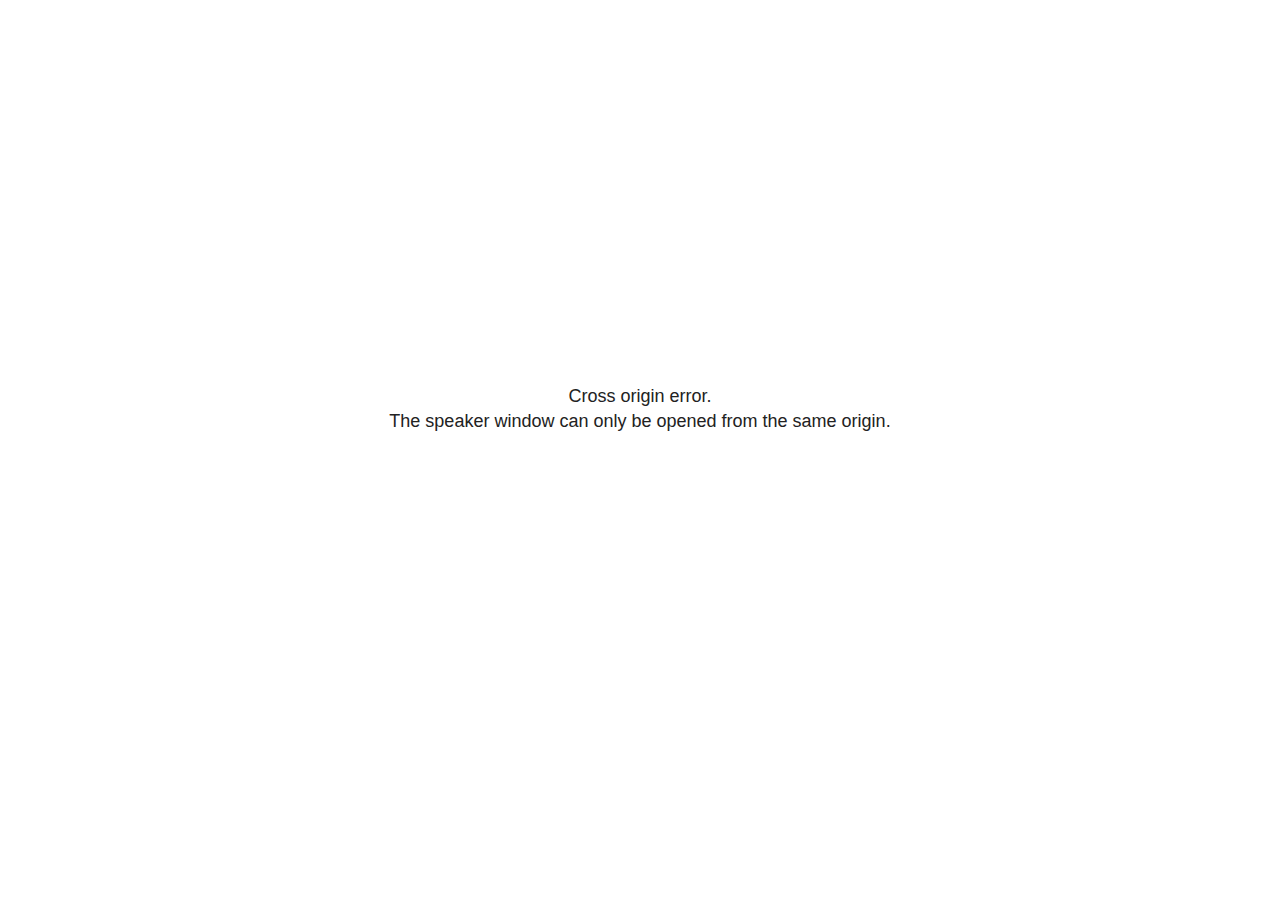
<file: docs/data.table_advanced/index_files/libs/revealjs/plugin/notes/speaker-view.html>
<!--
	NOTE: You need to build the notes plugin after making changes to this file.
-->
<html lang="en">
	<head>
		<meta charset="utf-8">

		<title>reveal.js - Speaker View</title>

		<style>
			body {
				font-family: Helvetica;
				font-size: 18px;
			}

			#current-slide,
			#upcoming-slide,
			#speaker-controls {
				padding: 6px;
				box-sizing: border-box;
				-moz-box-sizing: border-box;
			}

			#current-slide iframe,
			#upcoming-slide iframe {
				width: 100%;
				height: 100%;
				border: 1px solid #ddd;
			}

			#current-slide .label,
			#upcoming-slide .label {
				position: absolute;
				top: 10px;
				left: 10px;
				z-index: 2;
			}

			#connection-status {
				position: absolute;
				top: 0;
				left: 0;
				width: 100%;
				height: 100%;
				z-index: 20;
				padding: 30% 20% 20% 20%;
				font-size: 18px;
				color: #222;
				background: #fff;
				text-align: center;
				box-sizing: border-box;
				line-height: 1.4;
			}

			.overlay-element {
				height: 34px;
				line-height: 34px;
				padding: 0 10px;
				text-shadow: none;
				background: rgba( 220, 220, 220, 0.8 );
				color: #222;
				font-size: 14px;
			}

			.overlay-element.interactive:hover {
				background: rgba( 220, 220, 220, 1 );
			}

			#current-slide {
				position: absolute;
				width: 60%;
				height: 100%;
				top: 0;
				left: 0;
				padding-right: 0;
			}

			#upcoming-slide {
				position: absolute;
				width: 40%;
				height: 40%;
				right: 0;
				top: 0;
			}

			/* Speaker controls */
			#speaker-controls {
				position: absolute;
				top: 40%;
				right: 0;
				width: 40%;
				height: 60%;
				overflow: auto;
				font-size: 18px;
			}

				.speaker-controls-time.hidden,
				.speaker-controls-notes.hidden {
					display: none;
				}

				.speaker-controls-time .label,
				.speaker-controls-pace .label,
				.speaker-controls-notes .label {
					text-transform: uppercase;
					font-weight: normal;
					font-size: 0.66em;
					color: #666;
					margin: 0;
				}

				.speaker-controls-time, .speaker-controls-pace {
					border-bottom: 1px solid rgba( 200, 200, 200, 0.5 );
					margin-bottom: 10px;
					padding: 10px 16px;
					padding-bottom: 20px;
					cursor: pointer;
				}

				.speaker-controls-time .reset-button {
					opacity: 0;
					float: right;
					color: #666;
					text-decoration: none;
				}
				.speaker-controls-time:hover .reset-button {
					opacity: 1;
				}

				.speaker-controls-time .timer,
				.speaker-controls-time .clock {
					width: 50%;
				}

				.speaker-controls-time .timer,
				.speaker-controls-time .clock,
				.speaker-controls-time .pacing .hours-value,
				.speaker-controls-time .pacing .minutes-value,
				.speaker-controls-time .pacing .seconds-value {
					font-size: 1.9em;
				}

				.speaker-controls-time .timer {
					float: left;
				}

				.speaker-controls-time .clock {
					float: right;
					text-align: right;
				}

				.speaker-controls-time span.mute {
					opacity: 0.3;
				}

				.speaker-controls-time .pacing-title {
					margin-top: 5px;
				}

				.speaker-controls-time .pacing.ahead {
					color: blue;
				}

				.speaker-controls-time .pacing.on-track {
					color: green;
				}

				.speaker-controls-time .pacing.behind {
					color: red;
				}

				.speaker-controls-notes {
					padding: 10px 16px;
				}

				.speaker-controls-notes .value {
					margin-top: 5px;
					line-height: 1.4;
					font-size: 1.2em;
				}

			/* Layout selector */
			#speaker-layout {
				position: absolute;
				top: 10px;
				right: 10px;
				color: #222;
				z-index: 10;
			}
				#speaker-layout select {
					position: absolute;
					width: 100%;
					height: 100%;
					top: 0;
					left: 0;
					border: 0;
					box-shadow: 0;
					cursor: pointer;
					opacity: 0;

					font-size: 1em;
					background-color: transparent;

					-moz-appearance: none;
					-webkit-appearance: none;
					-webkit-tap-highlight-color: rgba(0, 0, 0, 0);
				}

				#speaker-layout select:focus {
					outline: none;
					box-shadow: none;
				}

			.clear {
				clear: both;
			}

			/* Speaker layout: Wide */
			body[data-speaker-layout="wide"] #current-slide,
			body[data-speaker-layout="wide"] #upcoming-slide {
				width: 50%;
				height: 45%;
				padding: 6px;
			}

			body[data-speaker-layout="wide"] #current-slide {
				top: 0;
				left: 0;
			}

			body[data-speaker-layout="wide"] #upcoming-slide {
				top: 0;
				left: 50%;
			}

			body[data-speaker-layout="wide"] #speaker-controls {
				top: 45%;
				left: 0;
				width: 100%;
				height: 50%;
				font-size: 1.25em;
			}

			/* Speaker layout: Tall */
			body[data-speaker-layout="tall"] #current-slide,
			body[data-speaker-layout="tall"] #upcoming-slide {
				width: 45%;
				height: 50%;
				padding: 6px;
			}

			body[data-speaker-layout="tall"] #current-slide {
				top: 0;
				left: 0;
			}

			body[data-speaker-layout="tall"] #upcoming-slide {
				top: 50%;
				left: 0;
			}

			body[data-speaker-layout="tall"] #speaker-controls {
				padding-top: 40px;
				top: 0;
				left: 45%;
				width: 55%;
				height: 100%;
				font-size: 1.25em;
			}

			/* Speaker layout: Notes only */
			body[data-speaker-layout="notes-only"] #current-slide,
			body[data-speaker-layout="notes-only"] #upcoming-slide {
				display: none;
			}

			body[data-speaker-layout="notes-only"] #speaker-controls {
				padding-top: 40px;
				top: 0;
				left: 0;
				width: 100%;
				height: 100%;
				font-size: 1.25em;
			}

			@media screen and (max-width: 1080px) {
				body[data-speaker-layout="default"] #speaker-controls {
					font-size: 16px;
				}
			}

			@media screen and (max-width: 900px) {
				body[data-speaker-layout="default"] #speaker-controls {
					font-size: 14px;
				}
			}

			@media screen and (max-width: 800px) {
				body[data-speaker-layout="default"] #speaker-controls {
					font-size: 12px;
				}
			}

		</style>
	</head>

	<body>

		<div id="connection-status">Loading speaker view...</div>

		<div id="current-slide"></div>
		<div id="upcoming-slide"><span class="overlay-element label">Upcoming</span></div>
		<div id="speaker-controls">
			<div class="speaker-controls-time">
				<h4 class="label">Time <span class="reset-button">Click to Reset</span></h4>
				<div class="clock">
					<span class="clock-value">0:00 AM</span>
				</div>
				<div class="timer">
					<span class="hours-value">00</span><span class="minutes-value">:00</span><span class="seconds-value">:00</span>
				</div>
				<div class="clear"></div>

				<h4 class="label pacing-title" style="display: none">Pacing – Time to finish current slide</h4>
				<div class="pacing" style="display: none">
					<span class="hours-value">00</span><span class="minutes-value">:00</span><span class="seconds-value">:00</span>
				</div>
			</div>

			<div class="speaker-controls-notes hidden">
				<h4 class="label">Notes</h4>
				<div class="value"></div>
			</div>
		</div>
		<div id="speaker-layout" class="overlay-element interactive">
			<span class="speaker-layout-label"></span>
			<select class="speaker-layout-dropdown"></select>
		</div>

		<script>

			(function() {

				var notes,
					notesValue,
					currentState,
					currentSlide,
					upcomingSlide,
					layoutLabel,
					layoutDropdown,
					pendingCalls = {},
					lastRevealApiCallId = 0,
					connected = false

				var connectionStatus = document.querySelector( '#connection-status' );

				var SPEAKER_LAYOUTS = {
					'default': 'Default',
					'wide': 'Wide',
					'tall': 'Tall',
					'notes-only': 'Notes only'
				};

				setupLayout();

				let openerOrigin;

				try {
					openerOrigin = window.opener.location.origin;
				}
				catch ( error ) { console.warn( error ) }

				// In order to prevent XSS, the speaker view will only run if its
				// opener has the same origin as itself
				if( window.location.origin !== openerOrigin ) {
					connectionStatus.innerHTML = 'Cross origin error.<br>The speaker window can only be opened from the same origin.';
					return;
				}

				var connectionTimeout = setTimeout( function() {
					connectionStatus.innerHTML = 'Error connecting to main window.<br>Please try closing and reopening the speaker view.';
				}, 5000 );

				window.addEventListener( 'message', function( event ) {

					// Validate the origin of all messages to avoid parsing messages
					// that aren't meant for us. Ignore when running off file:// so
					// that the speaker view continues to work without a web server.
					if( window.location.origin !== event.origin && window.location.origin !== 'file://' ) {
						return
					}

					clearTimeout( connectionTimeout );
					connectionStatus.style.display = 'none';

					var data = JSON.parse( event.data );

					// The overview mode is only useful to the reveal.js instance
					// where navigation occurs so we don't sync it
					if( data.state ) delete data.state.overview;

					// Messages sent by the notes plugin inside of the main window
					if( data && data.namespace === 'reveal-notes' ) {
						if( data.type === 'connect' ) {
							handleConnectMessage( data );
						}
						else if( data.type === 'state' ) {
							handleStateMessage( data );
						}
						else if( data.type === 'return' ) {
							pendingCalls[data.callId](data.result);
							delete pendingCalls[data.callId];
						}
					}
					// Messages sent by the reveal.js inside of the current slide preview
					else if( data && data.namespace === 'reveal' ) {
						if( /ready/.test( data.eventName ) ) {
							// Send a message back to notify that the handshake is complete
							window.opener.postMessage( JSON.stringify({ namespace: 'reveal-notes', type: 'connected'} ), '*' );
						}
						else if( /slidechanged|fragmentshown|fragmenthidden|paused|resumed/.test( data.eventName ) && currentState !== JSON.stringify( data.state ) ) {

							dispatchStateToMainWindow( data.state );

						}
					}

				} );

				/**
				 * Updates the presentation in the main window to match the state
				 * of the presentation in the notes window.
				 */
				const dispatchStateToMainWindow = debounce(( state ) => {
					window.opener.postMessage( JSON.stringify({ method: 'setState', args: [ state ]} ), '*' );
				}, 500);

				/**
				 * Asynchronously calls the Reveal.js API of the main frame.
				 */
				function callRevealApi( methodName, methodArguments, callback ) {

					var callId = ++lastRevealApiCallId;
					pendingCalls[callId] = callback;
					window.opener.postMessage( JSON.stringify( {
						namespace: 'reveal-notes',
						type: 'call',
						callId: callId,
						methodName: methodName,
						arguments: methodArguments
					} ), '*' );

				}

				/**
				 * Called when the main window is trying to establish a
				 * connection.
				 */
				function handleConnectMessage( data ) {

					if( connected === false ) {
						connected = true;

						setupIframes( data );
						setupKeyboard();
						setupNotes();
						setupTimer();
						setupHeartbeat();
					}

				}

				/**
				 * Called when the main window sends an updated state.
				 */
				function handleStateMessage( data ) {

					// Store the most recently set state to avoid circular loops
					// applying the same state
					currentState = JSON.stringify( data.state );

					// No need for updating the notes in case of fragment changes
					if ( data.notes ) {
						notes.classList.remove( 'hidden' );
						notesValue.style.whiteSpace = data.whitespace;
						if( data.markdown ) {
							notesValue.innerHTML = marked( data.notes );
						}
						else {
							notesValue.innerHTML = data.notes;
						}
					}
					else {
						notes.classList.add( 'hidden' );
					}

					// Update the note slides
					currentSlide.contentWindow.postMessage( JSON.stringify({ method: 'setState', args: [ data.state ] }), '*' );
					upcomingSlide.contentWindow.postMessage( JSON.stringify({ method: 'setState', args: [ data.state ] }), '*' );
					upcomingSlide.contentWindow.postMessage( JSON.stringify({ method: 'next' }), '*' );

				}

				// Limit to max one state update per X ms
				handleStateMessage = debounce( handleStateMessage, 200 );

				/**
				 * Forward keyboard events to the current slide window.
				 * This enables keyboard events to work even if focus
				 * isn't set on the current slide iframe.
				 *
				 * Block F5 default handling, it reloads and disconnects
				 * the speaker notes window.
				 */
				function setupKeyboard() {

					document.addEventListener( 'keydown', function( event ) {
						if( event.keyCode === 116 || ( event.metaKey && event.keyCode === 82 ) ) {
							event.preventDefault();
							return false;
						}
						currentSlide.contentWindow.postMessage( JSON.stringify({ method: 'triggerKey', args: [ event.keyCode ] }), '*' );
					} );

				}

				/**
				 * Creates the preview iframes.
				 */
				function setupIframes( data ) {

					var params = [
						'receiver',
						'progress=false',
						'history=false',
						'transition=none',
						'autoSlide=0',
						'backgroundTransition=none'
					].join( '&' );

					var urlSeparator = /\?/.test(data.url) ? '&' : '?';
					var hash = '#/' + data.state.indexh + '/' + data.state.indexv;
					var currentURL = data.url + urlSeparator + params + '&scrollActivationWidth=false&postMessageEvents=true' + hash;
					var upcomingURL = data.url + urlSeparator + params + '&scrollActivationWidth=false&controls=false' + hash;

					currentSlide = document.createElement( 'iframe' );
					currentSlide.setAttribute( 'width', 1280 );
					currentSlide.setAttribute( 'height', 1024 );
					currentSlide.setAttribute( 'src', currentURL );
					document.querySelector( '#current-slide' ).appendChild( currentSlide );

					upcomingSlide = document.createElement( 'iframe' );
					upcomingSlide.setAttribute( 'width', 640 );
					upcomingSlide.setAttribute( 'height', 512 );
					upcomingSlide.setAttribute( 'src', upcomingURL );
					document.querySelector( '#upcoming-slide' ).appendChild( upcomingSlide );

				}

				/**
				 * Setup the notes UI.
				 */
				function setupNotes() {

					notes = document.querySelector( '.speaker-controls-notes' );
					notesValue = document.querySelector( '.speaker-controls-notes .value' );

				}

				/**
				 * We send out a heartbeat at all times to ensure we can
				 * reconnect with the main presentation window after reloads.
				 */
				function setupHeartbeat() {

					setInterval( () => {
						window.opener.postMessage( JSON.stringify({ namespace: 'reveal-notes', type: 'heartbeat'} ), '*' );
					}, 1000 );

				}

				function getTimings( callback ) {

					callRevealApi( 'getSlidesAttributes', [], function ( slideAttributes ) {
						callRevealApi( 'getConfig', [], function ( config ) {
							var totalTime = config.totalTime;
							var minTimePerSlide = config.minimumTimePerSlide || 0;
							var defaultTiming = config.defaultTiming;
							if ((defaultTiming == null) && (totalTime == null)) {
								callback(null);
								return;
							}
							// Setting totalTime overrides defaultTiming
							if (totalTime) {
								defaultTiming = 0;
							}
							var timings = [];
							for ( var i in slideAttributes ) {
								var slide = slideAttributes[ i ];
								var timing = defaultTiming;
								if( slide.hasOwnProperty( 'data-timing' )) {
									var t = slide[ 'data-timing' ];
									timing = parseInt(t);
									if( isNaN(timing) ) {
										console.warn("Could not parse timing '" + t + "' of slide " + i + "; using default of " + defaultTiming);
										timing = defaultTiming;
									}
								}
								timings.push(timing);
							}
							if ( totalTime ) {
								// After we've allocated time to individual slides, we summarize it and
								// subtract it from the total time
								var remainingTime = totalTime - timings.reduce( function(a, b) { return a + b; }, 0 );
								// The remaining time is divided by the number of slides that have 0 seconds
								// allocated at the moment, giving the average time-per-slide on the remaining slides
								var remainingSlides = (timings.filter( function(x) { return x == 0 }) ).length
								var timePerSlide = Math.round( remainingTime / remainingSlides, 0 )
								// And now we replace every zero-value timing with that average
								timings = timings.map( function(x) { return (x==0 ? timePerSlide : x) } );
							}
							var slidesUnderMinimum = timings.filter( function(x) { return (x < minTimePerSlide) } ).length
							if ( slidesUnderMinimum ) {
								message = "The pacing time for " + slidesUnderMinimum + " slide(s) is under the configured minimum of " + minTimePerSlide + " seconds. Check the data-timing attribute on individual slides, or consider increasing the totalTime or minimumTimePerSlide configuration options (or removing some slides).";
								alert(message);
							}
							callback( timings );
						} );
					} );

				}

				/**
				 * Return the number of seconds allocated for presenting
				 * all slides up to and including this one.
				 */
				function getTimeAllocated( timings, callback ) {

					callRevealApi( 'getSlidePastCount', [], function ( currentSlide ) {
						var allocated = 0;
						for (var i in timings.slice(0, currentSlide + 1)) {
							allocated += timings[i];
						}
						callback( allocated );
					} );

				}

				/**
				 * Create the timer and clock and start updating them
				 * at an interval.
				 */
				function setupTimer() {

					var start = new Date(),
					timeEl = document.querySelector( '.speaker-controls-time' ),
					clockEl = timeEl.querySelector( '.clock-value' ),
					hoursEl = timeEl.querySelector( '.hours-value' ),
					minutesEl = timeEl.querySelector( '.minutes-value' ),
					secondsEl = timeEl.querySelector( '.seconds-value' ),
					pacingTitleEl = timeEl.querySelector( '.pacing-title' ),
					pacingEl = timeEl.querySelector( '.pacing' ),
					pacingHoursEl = pacingEl.querySelector( '.hours-value' ),
					pacingMinutesEl = pacingEl.querySelector( '.minutes-value' ),
					pacingSecondsEl = pacingEl.querySelector( '.seconds-value' );

					var timings = null;
					getTimings( function ( _timings ) {

						timings = _timings;
						if (_timings !== null) {
							pacingTitleEl.style.removeProperty('display');
							pacingEl.style.removeProperty('display');
						}

						// Update once directly
						_updateTimer();

						// Then update every second
						setInterval( _updateTimer, 1000 );

					} );


					function _resetTimer() {

						if (timings == null) {
							start = new Date();
							_updateTimer();
						}
						else {
							// Reset timer to beginning of current slide
							getTimeAllocated( timings, function ( slideEndTimingSeconds ) {
								var slideEndTiming = slideEndTimingSeconds * 1000;
								callRevealApi( 'getSlidePastCount', [], function ( currentSlide ) {
									var currentSlideTiming = timings[currentSlide] * 1000;
									var previousSlidesTiming = slideEndTiming - currentSlideTiming;
									var now = new Date();
									start = new Date(now.getTime() - previousSlidesTiming);
									_updateTimer();
								} );
							} );
						}

					}

					timeEl.addEventListener( 'click', function() {
						_resetTimer();
						return false;
					} );

					function _displayTime( hrEl, minEl, secEl, time) {

						var sign = Math.sign(time) == -1 ? "-" : "";
						time = Math.abs(Math.round(time / 1000));
						var seconds = time % 60;
						var minutes = Math.floor( time / 60 ) % 60 ;
						var hours = Math.floor( time / ( 60 * 60 )) ;
						hrEl.innerHTML = sign + zeroPadInteger( hours );
						if (hours == 0) {
							hrEl.classList.add( 'mute' );
						}
						else {
							hrEl.classList.remove( 'mute' );
						}
						minEl.innerHTML = ':' + zeroPadInteger( minutes );
						if (hours == 0 && minutes == 0) {
							minEl.classList.add( 'mute' );
						}
						else {
							minEl.classList.remove( 'mute' );
						}
						secEl.innerHTML = ':' + zeroPadInteger( seconds );
					}

					function _updateTimer() {

						var diff, hours, minutes, seconds,
						now = new Date();

						diff = now.getTime() - start.getTime();

						clockEl.innerHTML = now.toLocaleTimeString( 'en-US', { hour12: true, hour: '2-digit', minute:'2-digit' } );
						_displayTime( hoursEl, minutesEl, secondsEl, diff );
						if (timings !== null) {
							_updatePacing(diff);
						}

					}

					function _updatePacing(diff) {

						getTimeAllocated( timings, function ( slideEndTimingSeconds ) {
							var slideEndTiming = slideEndTimingSeconds * 1000;

							callRevealApi( 'getSlidePastCount', [], function ( currentSlide ) {
								var currentSlideTiming = timings[currentSlide] * 1000;
								var timeLeftCurrentSlide = slideEndTiming - diff;
								if (timeLeftCurrentSlide < 0) {
									pacingEl.className = 'pacing behind';
								}
								else if (timeLeftCurrentSlide < currentSlideTiming) {
									pacingEl.className = 'pacing on-track';
								}
								else {
									pacingEl.className = 'pacing ahead';
								}
								_displayTime( pacingHoursEl, pacingMinutesEl, pacingSecondsEl, timeLeftCurrentSlide );
							} );
						} );
					}

				}

				/**
				 * Sets up the speaker view layout and layout selector.
				 */
				function setupLayout() {

					layoutDropdown = document.querySelector( '.speaker-layout-dropdown' );
					layoutLabel = document.querySelector( '.speaker-layout-label' );

					// Render the list of available layouts
					for( var id in SPEAKER_LAYOUTS ) {
						var option = document.createElement( 'option' );
						option.setAttribute( 'value', id );
						option.textContent = SPEAKER_LAYOUTS[ id ];
						layoutDropdown.appendChild( option );
					}

					// Monitor the dropdown for changes
					layoutDropdown.addEventListener( 'change', function( event ) {

						setLayout( layoutDropdown.value );

					}, false );

					// Restore any currently persisted layout
					setLayout( getLayout() );

				}

				/**
				 * Sets a new speaker view layout. The layout is persisted
				 * in local storage.
				 */
				function setLayout( value ) {

					var title = SPEAKER_LAYOUTS[ value ];

					layoutLabel.innerHTML = 'Layout' + ( title ? ( ': ' + title ) : '' );
					layoutDropdown.value = value;

					document.body.setAttribute( 'data-speaker-layout', value );

					// Persist locally
					if( supportsLocalStorage() ) {
						window.localStorage.setItem( 'reveal-speaker-layout', value );
					}

				}

				/**
				 * Returns the ID of the most recently set speaker layout
				 * or our default layout if none has been set.
				 */
				function getLayout() {

					if( supportsLocalStorage() ) {
						var layout = window.localStorage.getItem( 'reveal-speaker-layout' );
						if( layout ) {
							return layout;
						}
					}

					// Default to the first record in the layouts hash
					for( var id in SPEAKER_LAYOUTS ) {
						return id;
					}

				}

				function supportsLocalStorage() {

					try {
						localStorage.setItem('test', 'test');
						localStorage.removeItem('test');
						return true;
					}
					catch( e ) {
						return false;
					}

				}

				function zeroPadInteger( num ) {

					var str = '00' + parseInt( num );
					return str.substring( str.length - 2 );

				}

				/**
				 * Limits the frequency at which a function can be called.
				 */
				function debounce( fn, ms ) {

					var lastTime = 0,
						timeout;

					return function() {

						var args = arguments;
						var context = this;

						clearTimeout( timeout );

						var timeSinceLastCall = Date.now() - lastTime;
						if( timeSinceLastCall > ms ) {
							fn.apply( context, args );
							lastTime = Date.now();
						}
						else {
							timeout = setTimeout( function() {
								fn.apply( context, args );
								lastTime = Date.now();
							}, ms - timeSinceLastCall );
						}

					}

				}

			})();

		</script>
	</body>
</html>
</file>
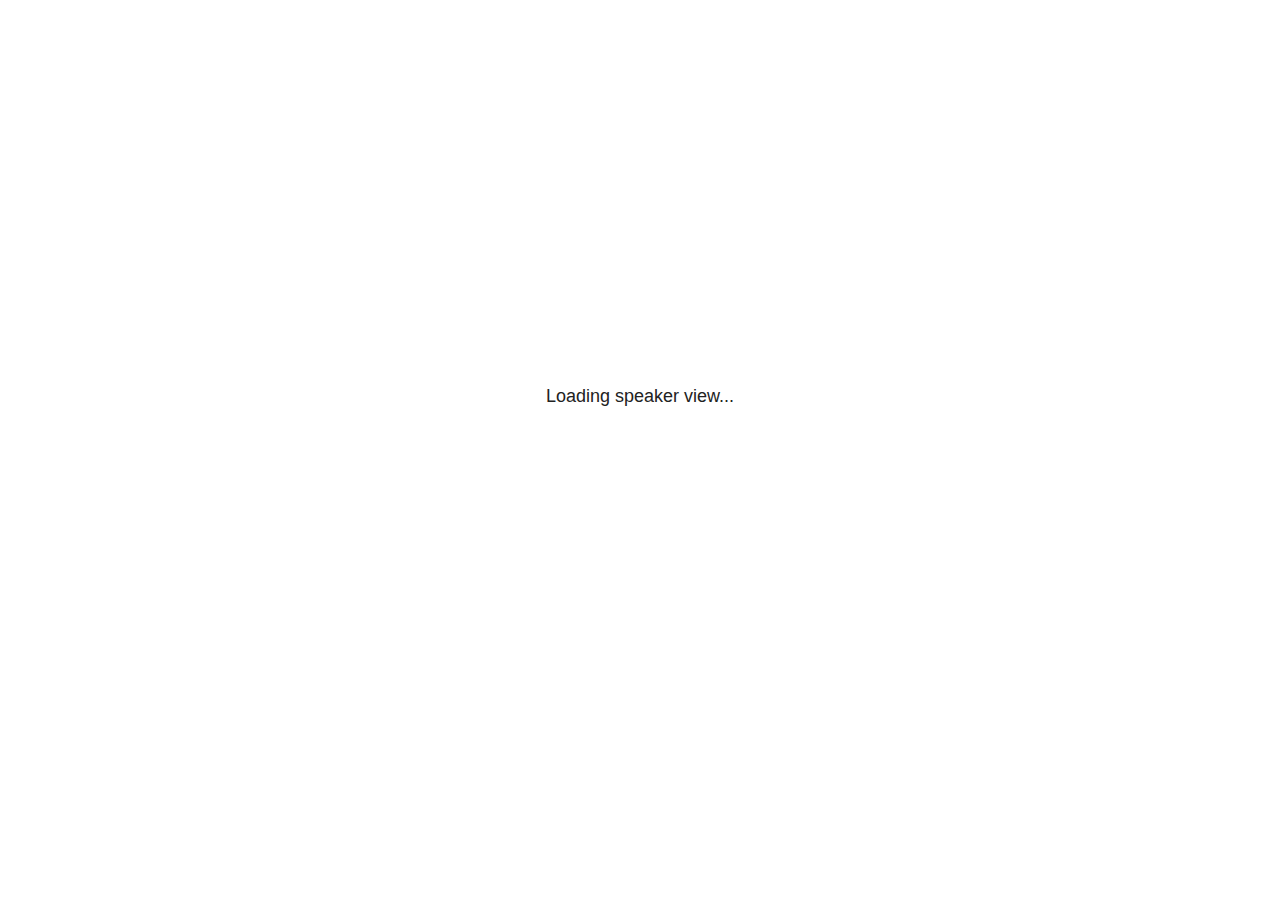
<file: docs/gam/index_files/libs/revealjs/plugin/notes/speaker-view.html>
<html lang="en">
	<head>
		<meta charset="utf-8">

		<title>reveal.js - Speaker View</title>

		<style>
			body {
				font-family: Helvetica;
				font-size: 18px;
			}

			#current-slide,
			#upcoming-slide,
			#speaker-controls {
				padding: 6px;
				box-sizing: border-box;
				-moz-box-sizing: border-box;
			}

			#current-slide iframe,
			#upcoming-slide iframe {
				width: 100%;
				height: 100%;
				border: 1px solid #ddd;
			}

			#current-slide .label,
			#upcoming-slide .label {
				position: absolute;
				top: 10px;
				left: 10px;
				z-index: 2;
			}

			#connection-status {
				position: absolute;
				top: 0;
				left: 0;
				width: 100%;
				height: 100%;
				z-index: 20;
				padding: 30% 20% 20% 20%;
				font-size: 18px;
				color: #222;
				background: #fff;
				text-align: center;
				box-sizing: border-box;
				line-height: 1.4;
			}

			.overlay-element {
				height: 34px;
				line-height: 34px;
				padding: 0 10px;
				text-shadow: none;
				background: rgba( 220, 220, 220, 0.8 );
				color: #222;
				font-size: 14px;
			}

			.overlay-element.interactive:hover {
				background: rgba( 220, 220, 220, 1 );
			}

			#current-slide {
				position: absolute;
				width: 60%;
				height: 100%;
				top: 0;
				left: 0;
				padding-right: 0;
			}

			#upcoming-slide {
				position: absolute;
				width: 40%;
				height: 40%;
				right: 0;
				top: 0;
			}

			/* Speaker controls */
			#speaker-controls {
				position: absolute;
				top: 40%;
				right: 0;
				width: 40%;
				height: 60%;
				overflow: auto;
				font-size: 18px;
			}

				.speaker-controls-time.hidden,
				.speaker-controls-notes.hidden {
					display: none;
				}

				.speaker-controls-time .label,
				.speaker-controls-pace .label,
				.speaker-controls-notes .label {
					text-transform: uppercase;
					font-weight: normal;
					font-size: 0.66em;
					color: #666;
					margin: 0;
				}

				.speaker-controls-time, .speaker-controls-pace {
					border-bottom: 1px solid rgba( 200, 200, 200, 0.5 );
					margin-bottom: 10px;
					padding: 10px 16px;
					padding-bottom: 20px;
					cursor: pointer;
				}

				.speaker-controls-time .reset-button {
					opacity: 0;
					float: right;
					color: #666;
					text-decoration: none;
				}
				.speaker-controls-time:hover .reset-button {
					opacity: 1;
				}

				.speaker-controls-time .timer,
				.speaker-controls-time .clock {
					width: 50%;
				}

				.speaker-controls-time .timer,
				.speaker-controls-time .clock,
				.speaker-controls-time .pacing .hours-value,
				.speaker-controls-time .pacing .minutes-value,
				.speaker-controls-time .pacing .seconds-value {
					font-size: 1.9em;
				}

				.speaker-controls-time .timer {
					float: left;
				}

				.speaker-controls-time .clock {
					float: right;
					text-align: right;
				}

				.speaker-controls-time span.mute {
					opacity: 0.3;
				}

				.speaker-controls-time .pacing-title {
					margin-top: 5px;
				}

				.speaker-controls-time .pacing.ahead {
					color: blue;
				}

				.speaker-controls-time .pacing.on-track {
					color: green;
				}

				.speaker-controls-time .pacing.behind {
					color: red;
				}

				.speaker-controls-notes {
					padding: 10px 16px;
				}

				.speaker-controls-notes .value {
					margin-top: 5px;
					line-height: 1.4;
					font-size: 1.2em;
				}

			/* Layout selector */
			#speaker-layout {
				position: absolute;
				top: 10px;
				right: 10px;
				color: #222;
				z-index: 10;
			}
				#speaker-layout select {
					position: absolute;
					width: 100%;
					height: 100%;
					top: 0;
					left: 0;
					border: 0;
					box-shadow: 0;
					cursor: pointer;
					opacity: 0;

					font-size: 1em;
					background-color: transparent;

					-moz-appearance: none;
					-webkit-appearance: none;
					-webkit-tap-highlight-color: rgba(0, 0, 0, 0);
				}

				#speaker-layout select:focus {
					outline: none;
					box-shadow: none;
				}

			.clear {
				clear: both;
			}

			/* Speaker layout: Wide */
			body[data-speaker-layout="wide"] #current-slide,
			body[data-speaker-layout="wide"] #upcoming-slide {
				width: 50%;
				height: 45%;
				padding: 6px;
			}

			body[data-speaker-layout="wide"] #current-slide {
				top: 0;
				left: 0;
			}

			body[data-speaker-layout="wide"] #upcoming-slide {
				top: 0;
				left: 50%;
			}

			body[data-speaker-layout="wide"] #speaker-controls {
				top: 45%;
				left: 0;
				width: 100%;
				height: 50%;
				font-size: 1.25em;
			}

			/* Speaker layout: Tall */
			body[data-speaker-layout="tall"] #current-slide,
			body[data-speaker-layout="tall"] #upcoming-slide {
				width: 45%;
				height: 50%;
				padding: 6px;
			}

			body[data-speaker-layout="tall"] #current-slide {
				top: 0;
				left: 0;
			}

			body[data-speaker-layout="tall"] #upcoming-slide {
				top: 50%;
				left: 0;
			}

			body[data-speaker-layout="tall"] #speaker-controls {
				padding-top: 40px;
				top: 0;
				left: 45%;
				width: 55%;
				height: 100%;
				font-size: 1.25em;
			}

			/* Speaker layout: Notes only */
			body[data-speaker-layout="notes-only"] #current-slide,
			body[data-speaker-layout="notes-only"] #upcoming-slide {
				display: none;
			}

			body[data-speaker-layout="notes-only"] #speaker-controls {
				padding-top: 40px;
				top: 0;
				left: 0;
				width: 100%;
				height: 100%;
				font-size: 1.25em;
			}

			@media screen and (max-width: 1080px) {
				body[data-speaker-layout="default"] #speaker-controls {
					font-size: 16px;
				}
			}

			@media screen and (max-width: 900px) {
				body[data-speaker-layout="default"] #speaker-controls {
					font-size: 14px;
				}
			}

			@media screen and (max-width: 800px) {
				body[data-speaker-layout="default"] #speaker-controls {
					font-size: 12px;
				}
			}

		</style>
	</head>

	<body>

		<div id="connection-status">Loading speaker view...</div>

		<div id="current-slide"></div>
		<div id="upcoming-slide"><span class="overlay-element label">Upcoming</span></div>
		<div id="speaker-controls">
			<div class="speaker-controls-time">
				<h4 class="label">Time <span class="reset-button">Click to Reset</span></h4>
				<div class="clock">
					<span class="clock-value">0:00 AM</span>
				</div>
				<div class="timer">
					<span class="hours-value">00</span><span class="minutes-value">:00</span><span class="seconds-value">:00</span>
				</div>
				<div class="clear"></div>

				<h4 class="label pacing-title" style="display: none">Pacing – Time to finish current slide</h4>
				<div class="pacing" style="display: none">
					<span class="hours-value">00</span><span class="minutes-value">:00</span><span class="seconds-value">:00</span>
				</div>
			</div>

			<div class="speaker-controls-notes hidden">
				<h4 class="label">Notes</h4>
				<div class="value"></div>
			</div>
		</div>
		<div id="speaker-layout" class="overlay-element interactive">
			<span class="speaker-layout-label"></span>
			<select class="speaker-layout-dropdown"></select>
		</div>

		<script>

			(function() {

				var notes,
					notesValue,
					currentState,
					currentSlide,
					upcomingSlide,
					layoutLabel,
					layoutDropdown,
					pendingCalls = {},
					lastRevealApiCallId = 0,
					connected = false;

				var SPEAKER_LAYOUTS = {
					'default': 'Default',
					'wide': 'Wide',
					'tall': 'Tall',
					'notes-only': 'Notes only'
				};

				setupLayout();

				var connectionStatus = document.querySelector( '#connection-status' );
				var connectionTimeout = setTimeout( function() {
					connectionStatus.innerHTML = 'Error connecting to main window.<br>Please try closing and reopening the speaker view.';
				}, 5000 );

				window.addEventListener( 'message', function( event ) {

					clearTimeout( connectionTimeout );
					connectionStatus.style.display = 'none';

					var data = JSON.parse( event.data );

					// The overview mode is only useful to the reveal.js instance
					// where navigation occurs so we don't sync it
					if( data.state ) delete data.state.overview;

					// Messages sent by the notes plugin inside of the main window
					if( data && data.namespace === 'reveal-notes' ) {
						if( data.type === 'connect' ) {
							handleConnectMessage( data );
						}
						else if( data.type === 'state' ) {
							handleStateMessage( data );
						}
						else if( data.type === 'return' ) {
							pendingCalls[data.callId](data.result);
							delete pendingCalls[data.callId];
						}
					}
					// Messages sent by the reveal.js inside of the current slide preview
					else if( data && data.namespace === 'reveal' ) {
						if( /ready/.test( data.eventName ) ) {
							// Send a message back to notify that the handshake is complete
							window.opener.postMessage( JSON.stringify({ namespace: 'reveal-notes', type: 'connected'} ), '*' );
						}
						else if( /slidechanged|fragmentshown|fragmenthidden|paused|resumed/.test( data.eventName ) && currentState !== JSON.stringify( data.state ) ) {

							window.opener.postMessage( JSON.stringify({ method: 'setState', args: [ data.state ]} ), '*' );

						}
					}

				} );

				/**
				 * Asynchronously calls the Reveal.js API of the main frame.
				 */
				function callRevealApi( methodName, methodArguments, callback ) {

					var callId = ++lastRevealApiCallId;
					pendingCalls[callId] = callback;
					window.opener.postMessage( JSON.stringify( {
						namespace: 'reveal-notes',
						type: 'call',
						callId: callId,
						methodName: methodName,
						arguments: methodArguments
					} ), '*' );

				}

				/**
				 * Called when the main window is trying to establish a
				 * connection.
				 */
				function handleConnectMessage( data ) {

					if( connected === false ) {
						connected = true;

						setupIframes( data );
						setupKeyboard();
						setupNotes();
						setupTimer();
					}

				}

				/**
				 * Called when the main window sends an updated state.
				 */
				function handleStateMessage( data ) {

					// Store the most recently set state to avoid circular loops
					// applying the same state
					currentState = JSON.stringify( data.state );

					// No need for updating the notes in case of fragment changes
					if ( data.notes ) {
						notes.classList.remove( 'hidden' );
						notesValue.style.whiteSpace = data.whitespace;
						if( data.markdown ) {
							notesValue.innerHTML = marked( data.notes );
						}
						else {
							notesValue.innerHTML = data.notes;
						}
					}
					else {
						notes.classList.add( 'hidden' );
					}

					// Update the note slides
					currentSlide.contentWindow.postMessage( JSON.stringify({ method: 'setState', args: [ data.state ] }), '*' );
					upcomingSlide.contentWindow.postMessage( JSON.stringify({ method: 'setState', args: [ data.state ] }), '*' );
					upcomingSlide.contentWindow.postMessage( JSON.stringify({ method: 'next' }), '*' );

				}

				// Limit to max one state update per X ms
				handleStateMessage = debounce( handleStateMessage, 200 );

				/**
				 * Forward keyboard events to the current slide window.
				 * This enables keyboard events to work even if focus
				 * isn't set on the current slide iframe.
				 *
				 * Block F5 default handling, it reloads and disconnects
				 * the speaker notes window.
				 */
				function setupKeyboard() {

					document.addEventListener( 'keydown', function( event ) {
						if( event.keyCode === 116 || ( event.metaKey && event.keyCode === 82 ) ) {
							event.preventDefault();
							return false;
						}
						currentSlide.contentWindow.postMessage( JSON.stringify({ method: 'triggerKey', args: [ event.keyCode ] }), '*' );
					} );

				}

				/**
				 * Creates the preview iframes.
				 */
				function setupIframes( data ) {

					var params = [
						'receiver',
						'progress=false',
						'history=false',
						'transition=none',
						'autoSlide=0',
						'backgroundTransition=none'
					].join( '&' );

					var urlSeparator = /\?/.test(data.url) ? '&' : '?';
					var hash = '#/' + data.state.indexh + '/' + data.state.indexv;
					var currentURL = data.url + urlSeparator + params + '&postMessageEvents=true' + hash;
					var upcomingURL = data.url + urlSeparator + params + '&controls=false' + hash;

					currentSlide = document.createElement( 'iframe' );
					currentSlide.setAttribute( 'width', 1280 );
					currentSlide.setAttribute( 'height', 1024 );
					currentSlide.setAttribute( 'src', currentURL );
					document.querySelector( '#current-slide' ).appendChild( currentSlide );

					upcomingSlide = document.createElement( 'iframe' );
					upcomingSlide.setAttribute( 'width', 640 );
					upcomingSlide.setAttribute( 'height', 512 );
					upcomingSlide.setAttribute( 'src', upcomingURL );
					document.querySelector( '#upcoming-slide' ).appendChild( upcomingSlide );

				}

				/**
				 * Setup the notes UI.
				 */
				function setupNotes() {

					notes = document.querySelector( '.speaker-controls-notes' );
					notesValue = document.querySelector( '.speaker-controls-notes .value' );

				}

				function getTimings( callback ) {

					callRevealApi( 'getSlidesAttributes', [], function ( slideAttributes ) {
						callRevealApi( 'getConfig', [], function ( config ) {
							var totalTime = config.totalTime;
							var minTimePerSlide = config.minimumTimePerSlide || 0;
							var defaultTiming = config.defaultTiming;
							if ((defaultTiming == null) && (totalTime == null)) {
								callback(null);
								return;
							}
							// Setting totalTime overrides defaultTiming
							if (totalTime) {
								defaultTiming = 0;
							}
							var timings = [];
							for ( var i in slideAttributes ) {
								var slide = slideAttributes[ i ];
								var timing = defaultTiming;
								if( slide.hasOwnProperty( 'data-timing' )) {
									var t = slide[ 'data-timing' ];
									timing = parseInt(t);
									if( isNaN(timing) ) {
										console.warn("Could not parse timing '" + t + "' of slide " + i + "; using default of " + defaultTiming);
										timing = defaultTiming;
									}
								}
								timings.push(timing);
							}
							if ( totalTime ) {
								// After we've allocated time to individual slides, we summarize it and
								// subtract it from the total time
								var remainingTime = totalTime - timings.reduce( function(a, b) { return a + b; }, 0 );
								// The remaining time is divided by the number of slides that have 0 seconds
								// allocated at the moment, giving the average time-per-slide on the remaining slides
								var remainingSlides = (timings.filter( function(x) { return x == 0 }) ).length
								var timePerSlide = Math.round( remainingTime / remainingSlides, 0 )
								// And now we replace every zero-value timing with that average
								timings = timings.map( function(x) { return (x==0 ? timePerSlide : x) } );
							}
							var slidesUnderMinimum = timings.filter( function(x) { return (x < minTimePerSlide) } ).length
							if ( slidesUnderMinimum ) {
								message = "The pacing time for " + slidesUnderMinimum + " slide(s) is under the configured minimum of " + minTimePerSlide + " seconds. Check the data-timing attribute on individual slides, or consider increasing the totalTime or minimumTimePerSlide configuration options (or removing some slides).";
								alert(message);
							}
							callback( timings );
						} );
					} );

				}

				/**
				 * Return the number of seconds allocated for presenting
				 * all slides up to and including this one.
				 */
				function getTimeAllocated( timings, callback ) {

					callRevealApi( 'getSlidePastCount', [], function ( currentSlide ) {
						var allocated = 0;
						for (var i in timings.slice(0, currentSlide + 1)) {
							allocated += timings[i];
						}
						callback( allocated );
					} );

				}

				/**
				 * Create the timer and clock and start updating them
				 * at an interval.
				 */
				function setupTimer() {

					var start = new Date(),
					timeEl = document.querySelector( '.speaker-controls-time' ),
					clockEl = timeEl.querySelector( '.clock-value' ),
					hoursEl = timeEl.querySelector( '.hours-value' ),
					minutesEl = timeEl.querySelector( '.minutes-value' ),
					secondsEl = timeEl.querySelector( '.seconds-value' ),
					pacingTitleEl = timeEl.querySelector( '.pacing-title' ),
					pacingEl = timeEl.querySelector( '.pacing' ),
					pacingHoursEl = pacingEl.querySelector( '.hours-value' ),
					pacingMinutesEl = pacingEl.querySelector( '.minutes-value' ),
					pacingSecondsEl = pacingEl.querySelector( '.seconds-value' );

					var timings = null;
					getTimings( function ( _timings ) {

						timings = _timings;
						if (_timings !== null) {
							pacingTitleEl.style.removeProperty('display');
							pacingEl.style.removeProperty('display');
						}

						// Update once directly
						_updateTimer();

						// Then update every second
						setInterval( _updateTimer, 1000 );

					} );


					function _resetTimer() {

						if (timings == null) {
							start = new Date();
							_updateTimer();
						}
						else {
							// Reset timer to beginning of current slide
							getTimeAllocated( timings, function ( slideEndTimingSeconds ) {
								var slideEndTiming = slideEndTimingSeconds * 1000;
								callRevealApi( 'getSlidePastCount', [], function ( currentSlide ) {
									var currentSlideTiming = timings[currentSlide] * 1000;
									var previousSlidesTiming = slideEndTiming - currentSlideTiming;
									var now = new Date();
									start = new Date(now.getTime() - previousSlidesTiming);
									_updateTimer();
								} );
							} );
						}

					}

					timeEl.addEventListener( 'click', function() {
						_resetTimer();
						return false;
					} );

					function _displayTime( hrEl, minEl, secEl, time) {

						var sign = Math.sign(time) == -1 ? "-" : "";
						time = Math.abs(Math.round(time / 1000));
						var seconds = time % 60;
						var minutes = Math.floor( time / 60 ) % 60 ;
						var hours = Math.floor( time / ( 60 * 60 )) ;
						hrEl.innerHTML = sign + zeroPadInteger( hours );
						if (hours == 0) {
							hrEl.classList.add( 'mute' );
						}
						else {
							hrEl.classList.remove( 'mute' );
						}
						minEl.innerHTML = ':' + zeroPadInteger( minutes );
						if (hours == 0 && minutes == 0) {
							minEl.classList.add( 'mute' );
						}
						else {
							minEl.classList.remove( 'mute' );
						}
						secEl.innerHTML = ':' + zeroPadInteger( seconds );
					}

					function _updateTimer() {

						var diff, hours, minutes, seconds,
						now = new Date();

						diff = now.getTime() - start.getTime();

						clockEl.innerHTML = now.toLocaleTimeString( 'en-US', { hour12: true, hour: '2-digit', minute:'2-digit' } );
						_displayTime( hoursEl, minutesEl, secondsEl, diff );
						if (timings !== null) {
							_updatePacing(diff);
						}

					}

					function _updatePacing(diff) {

						getTimeAllocated( timings, function ( slideEndTimingSeconds ) {
							var slideEndTiming = slideEndTimingSeconds * 1000;

							callRevealApi( 'getSlidePastCount', [], function ( currentSlide ) {
								var currentSlideTiming = timings[currentSlide] * 1000;
								var timeLeftCurrentSlide = slideEndTiming - diff;
								if (timeLeftCurrentSlide < 0) {
									pacingEl.className = 'pacing behind';
								}
								else if (timeLeftCurrentSlide < currentSlideTiming) {
									pacingEl.className = 'pacing on-track';
								}
								else {
									pacingEl.className = 'pacing ahead';
								}
								_displayTime( pacingHoursEl, pacingMinutesEl, pacingSecondsEl, timeLeftCurrentSlide );
							} );
						} );
					}

				}

				/**
				 * Sets up the speaker view layout and layout selector.
				 */
				function setupLayout() {

					layoutDropdown = document.querySelector( '.speaker-layout-dropdown' );
					layoutLabel = document.querySelector( '.speaker-layout-label' );

					// Render the list of available layouts
					for( var id in SPEAKER_LAYOUTS ) {
						var option = document.createElement( 'option' );
						option.setAttribute( 'value', id );
						option.textContent = SPEAKER_LAYOUTS[ id ];
						layoutDropdown.appendChild( option );
					}

					// Monitor the dropdown for changes
					layoutDropdown.addEventListener( 'change', function( event ) {

						setLayout( layoutDropdown.value );

					}, false );

					// Restore any currently persisted layout
					setLayout( getLayout() );

				}

				/**
				 * Sets a new speaker view layout. The layout is persisted
				 * in local storage.
				 */
				function setLayout( value ) {

					var title = SPEAKER_LAYOUTS[ value ];

					layoutLabel.innerHTML = 'Layout' + ( title ? ( ': ' + title ) : '' );
					layoutDropdown.value = value;

					document.body.setAttribute( 'data-speaker-layout', value );

					// Persist locally
					if( supportsLocalStorage() ) {
						window.localStorage.setItem( 'reveal-speaker-layout', value );
					}

				}

				/**
				 * Returns the ID of the most recently set speaker layout
				 * or our default layout if none has been set.
				 */
				function getLayout() {

					if( supportsLocalStorage() ) {
						var layout = window.localStorage.getItem( 'reveal-speaker-layout' );
						if( layout ) {
							return layout;
						}
					}

					// Default to the first record in the layouts hash
					for( var id in SPEAKER_LAYOUTS ) {
						return id;
					}

				}

				function supportsLocalStorage() {

					try {
						localStorage.setItem('test', 'test');
						localStorage.removeItem('test');
						return true;
					}
					catch( e ) {
						return false;
					}

				}

				function zeroPadInteger( num ) {

					var str = '00' + parseInt( num );
					return str.substring( str.length - 2 );

				}

				/**
				 * Limits the frequency at which a function can be called.
				 */
				function debounce( fn, ms ) {

					var lastTime = 0,
						timeout;

					return function() {

						var args = arguments;
						var context = this;

						clearTimeout( timeout );

						var timeSinceLastCall = Date.now() - lastTime;
						if( timeSinceLastCall > ms ) {
							fn.apply( context, args );
							lastTime = Date.now();
						}
						else {
							timeout = setTimeout( function() {
								fn.apply( context, args );
								lastTime = Date.now();
							}, ms - timeSinceLastCall );
						}

					}

				}

			})();

		</script>
	</body>
</html>
</file>
<file: docs/mid_review/index_files/libs/quarto-html/tippy.css>
.tippy-box[data-animation=fade][data-state=hidden]{opacity:0}[data-tippy-root]{max-width:calc(100vw - 10px)}.tippy-box{position:relative;background-color:#333;color:#fff;border-radius:4px;font-size:14px;line-height:1.4;white-space:normal;outline:0;transition-property:transform,visibility,opacity}.tippy-box[data-placement^=top]>.tippy-arrow{bottom:0}.tippy-box[data-placement^=top]>.tippy-arrow:before{bottom:-7px;left:0;border-width:8px 8px 0;border-top-color:initial;transform-origin:center top}.tippy-box[data-placement^=bottom]>.tippy-arrow{top:0}.tippy-box[data-placement^=bottom]>.tippy-arrow:before{top:-7px;left:0;border-width:0 8px 8px;border-bottom-color:initial;transform-origin:center bottom}.tippy-box[data-placement^=left]>.tippy-arrow{right:0}.tippy-box[data-placement^=left]>.tippy-arrow:before{border-width:8px 0 8px 8px;border-left-color:initial;right:-7px;transform-origin:center left}.tippy-box[data-placement^=right]>.tippy-arrow{left:0}.tippy-box[data-placement^=right]>.tippy-arrow:before{left:-7px;border-width:8px 8px 8px 0;border-right-color:initial;transform-origin:center right}.tippy-box[data-inertia][data-state=visible]{transition-timing-function:cubic-bezier(.54,1.5,.38,1.11)}.tippy-arrow{width:16px;height:16px;color:#333}.tippy-arrow:before{content:"";position:absolute;border-color:transparent;border-style:solid}.tippy-content{position:relative;padding:5px 9px;z-index:1}
</file>
<file: docs/mid_review/index_files/libs/quarto-html/quarto-syntax-highlighting.css>
/* quarto syntax highlight colors */
:root {
  --quarto-hl-ot-color: #003B4F;
  --quarto-hl-at-color: #657422;
  --quarto-hl-ss-color: #20794D;
  --quarto-hl-an-color: #5E5E5E;
  --quarto-hl-fu-color: #4758AB;
  --quarto-hl-st-color: #20794D;
  --quarto-hl-cf-color: #003B4F;
  --quarto-hl-op-color: #5E5E5E;
  --quarto-hl-er-color: #AD0000;
  --quarto-hl-bn-color: #AD0000;
  --quarto-hl-al-color: #AD0000;
  --quarto-hl-va-color: #111111;
  --quarto-hl-bu-color: inherit;
  --quarto-hl-ex-color: inherit;
  --quarto-hl-pp-color: #AD0000;
  --quarto-hl-in-color: #5E5E5E;
  --quarto-hl-vs-color: #20794D;
  --quarto-hl-wa-color: #5E5E5E;
  --quarto-hl-do-color: #5E5E5E;
  --quarto-hl-im-color: #00769E;
  --quarto-hl-ch-color: #20794D;
  --quarto-hl-dt-color: #AD0000;
  --quarto-hl-fl-color: #AD0000;
  --quarto-hl-co-color: #5E5E5E;
  --quarto-hl-cv-color: #5E5E5E;
  --quarto-hl-cn-color: #8f5902;
  --quarto-hl-sc-color: #5E5E5E;
  --quarto-hl-dv-color: #AD0000;
  --quarto-hl-kw-color: #003B4F;
}

/* other quarto variables */
:root {
  --quarto-font-monospace: SFMono-Regular, Menlo, Monaco, Consolas, "Liberation Mono", "Courier New", monospace;
}

pre > code.sourceCode > span {
  color: #003B4F;
}

code span {
  color: #003B4F;
}

code.sourceCode > span {
  color: #003B4F;
}

div.sourceCode,
div.sourceCode pre.sourceCode {
  color: #003B4F;
}

code span.ot {
  color: #003B4F;
}

code span.at {
  color: #657422;
}

code span.ss {
  color: #20794D;
}

code span.an {
  color: #5E5E5E;
}

code span.fu {
  color: #4758AB;
}

code span.st {
  color: #20794D;
}

code span.cf {
  color: #003B4F;
}

code span.op {
  color: #5E5E5E;
}

code span.er {
  color: #AD0000;
}

code span.bn {
  color: #AD0000;
}

code span.al {
  color: #AD0000;
}

code span.va {
  color: #111111;
}

code span.pp {
  color: #AD0000;
}

code span.in {
  color: #5E5E5E;
}

code span.vs {
  color: #20794D;
}

code span.wa {
  color: #5E5E5E;
  font-style: italic;
}

code span.do {
  color: #5E5E5E;
  font-style: italic;
}

code span.im {
  color: #00769E;
}

code span.ch {
  color: #20794D;
}

code span.dt {
  color: #AD0000;
}

code span.fl {
  color: #AD0000;
}

code span.co {
  color: #5E5E5E;
}

code span.cv {
  color: #5E5E5E;
  font-style: italic;
}

code span.cn {
  color: #8f5902;
}

code span.sc {
  color: #5E5E5E;
}

code span.dv {
  color: #AD0000;
}

code span.kw {
  color: #003B4F;
}

.prevent-inlining {
  content: "</";
}

/*# sourceMappingURL=debc5d5d77c3f9108843748ff7464032.css.map */
</file>
